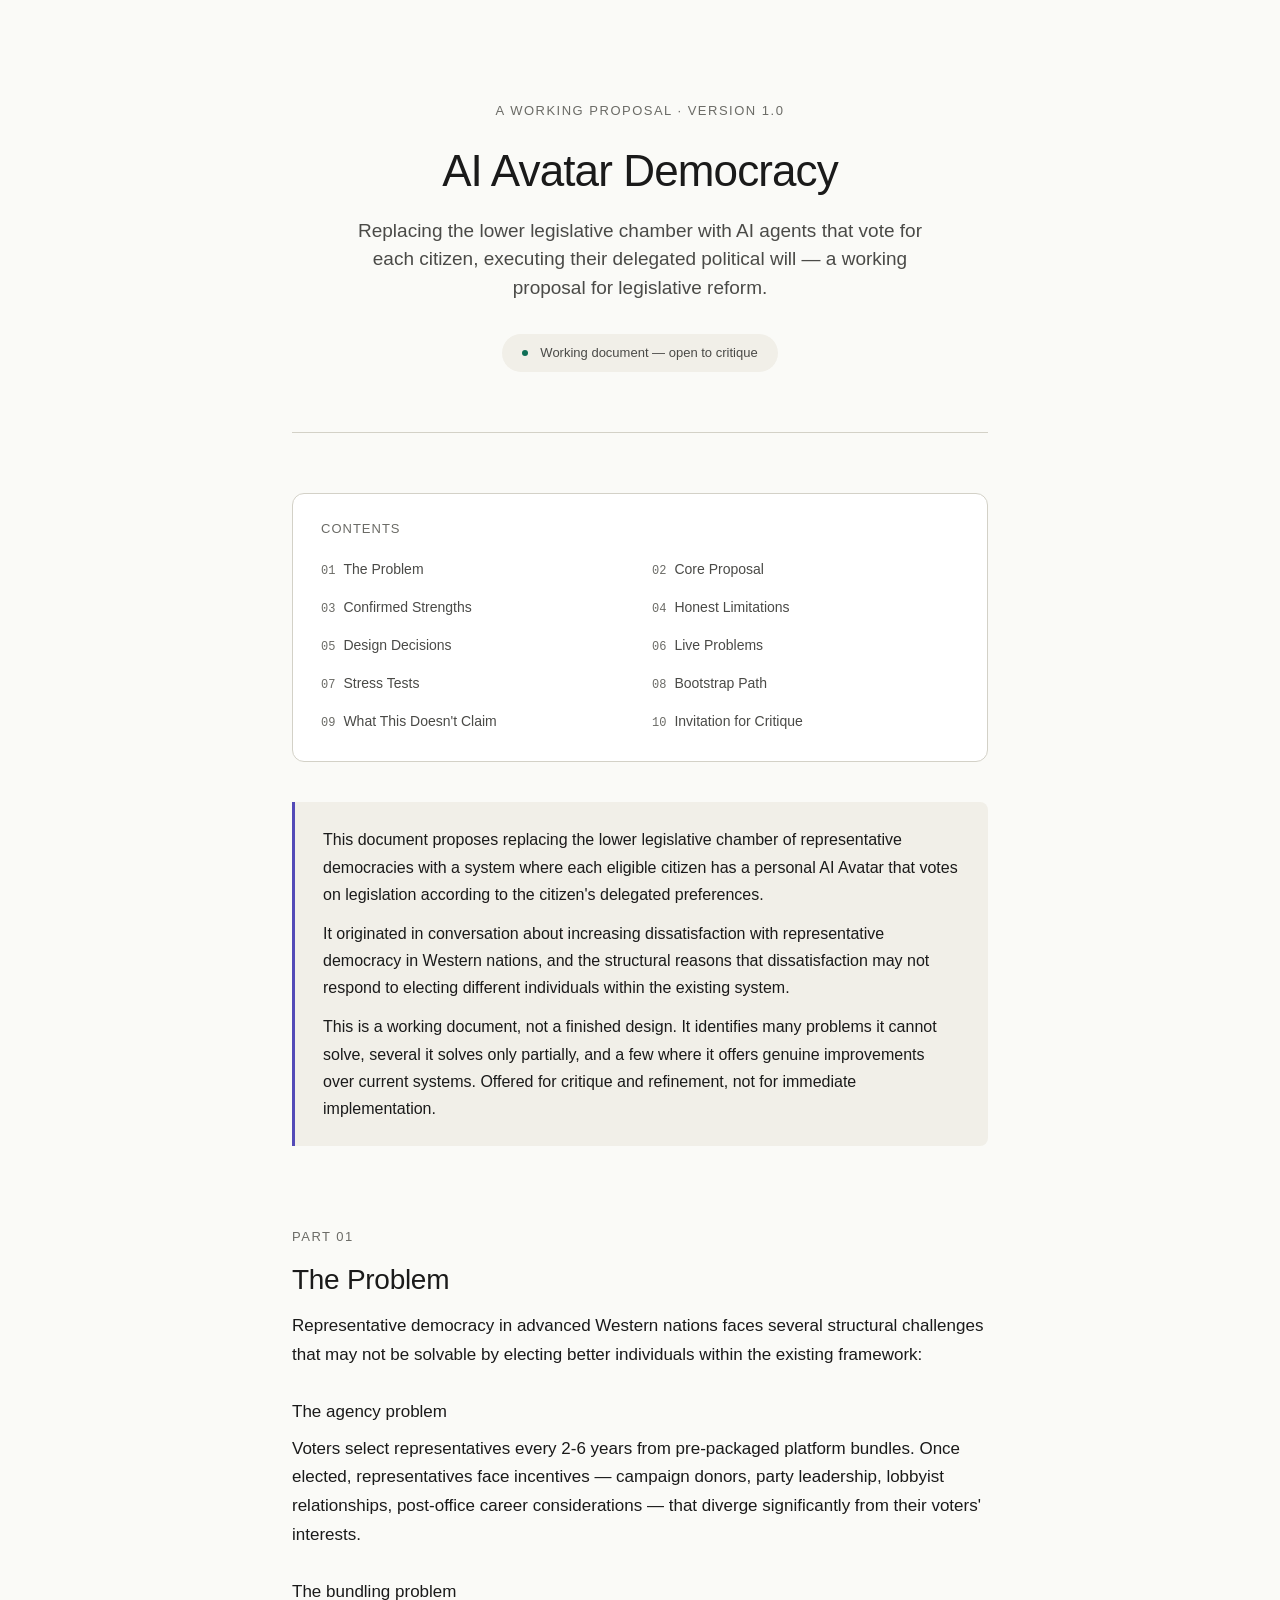
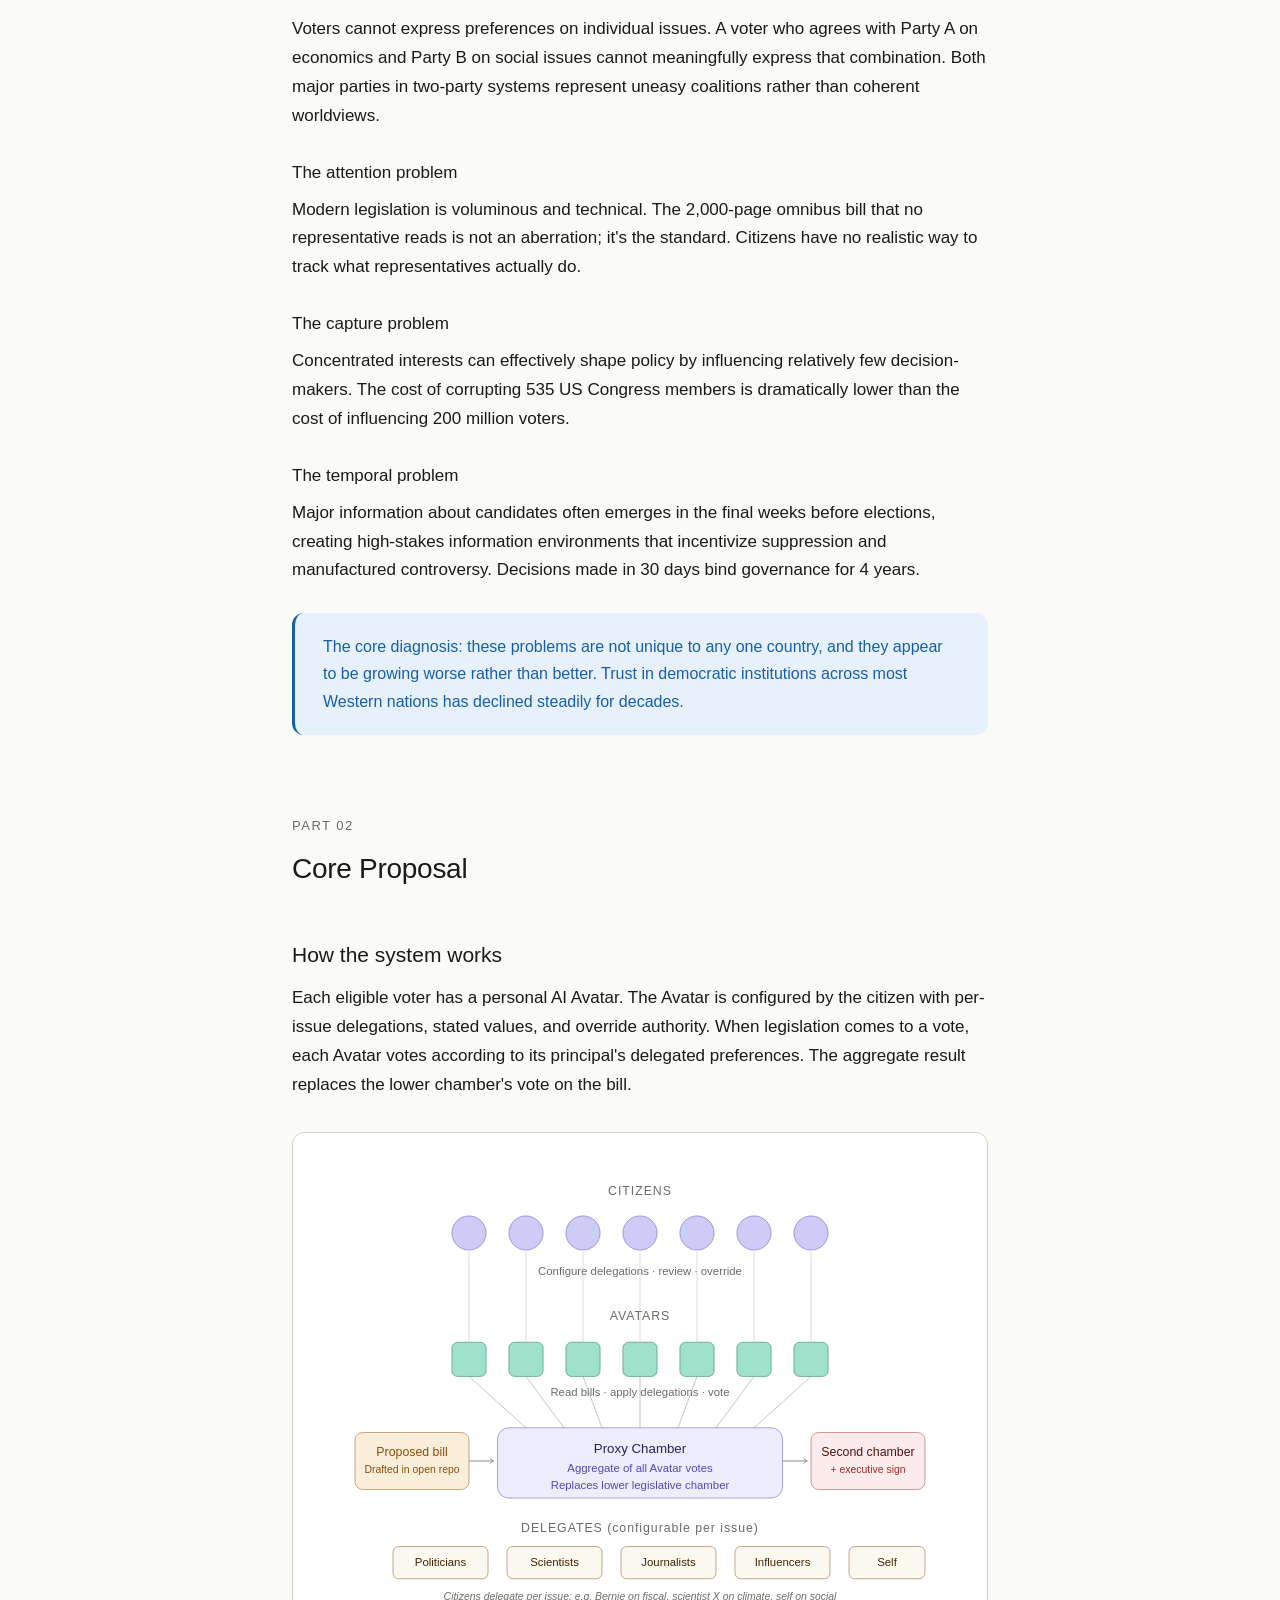
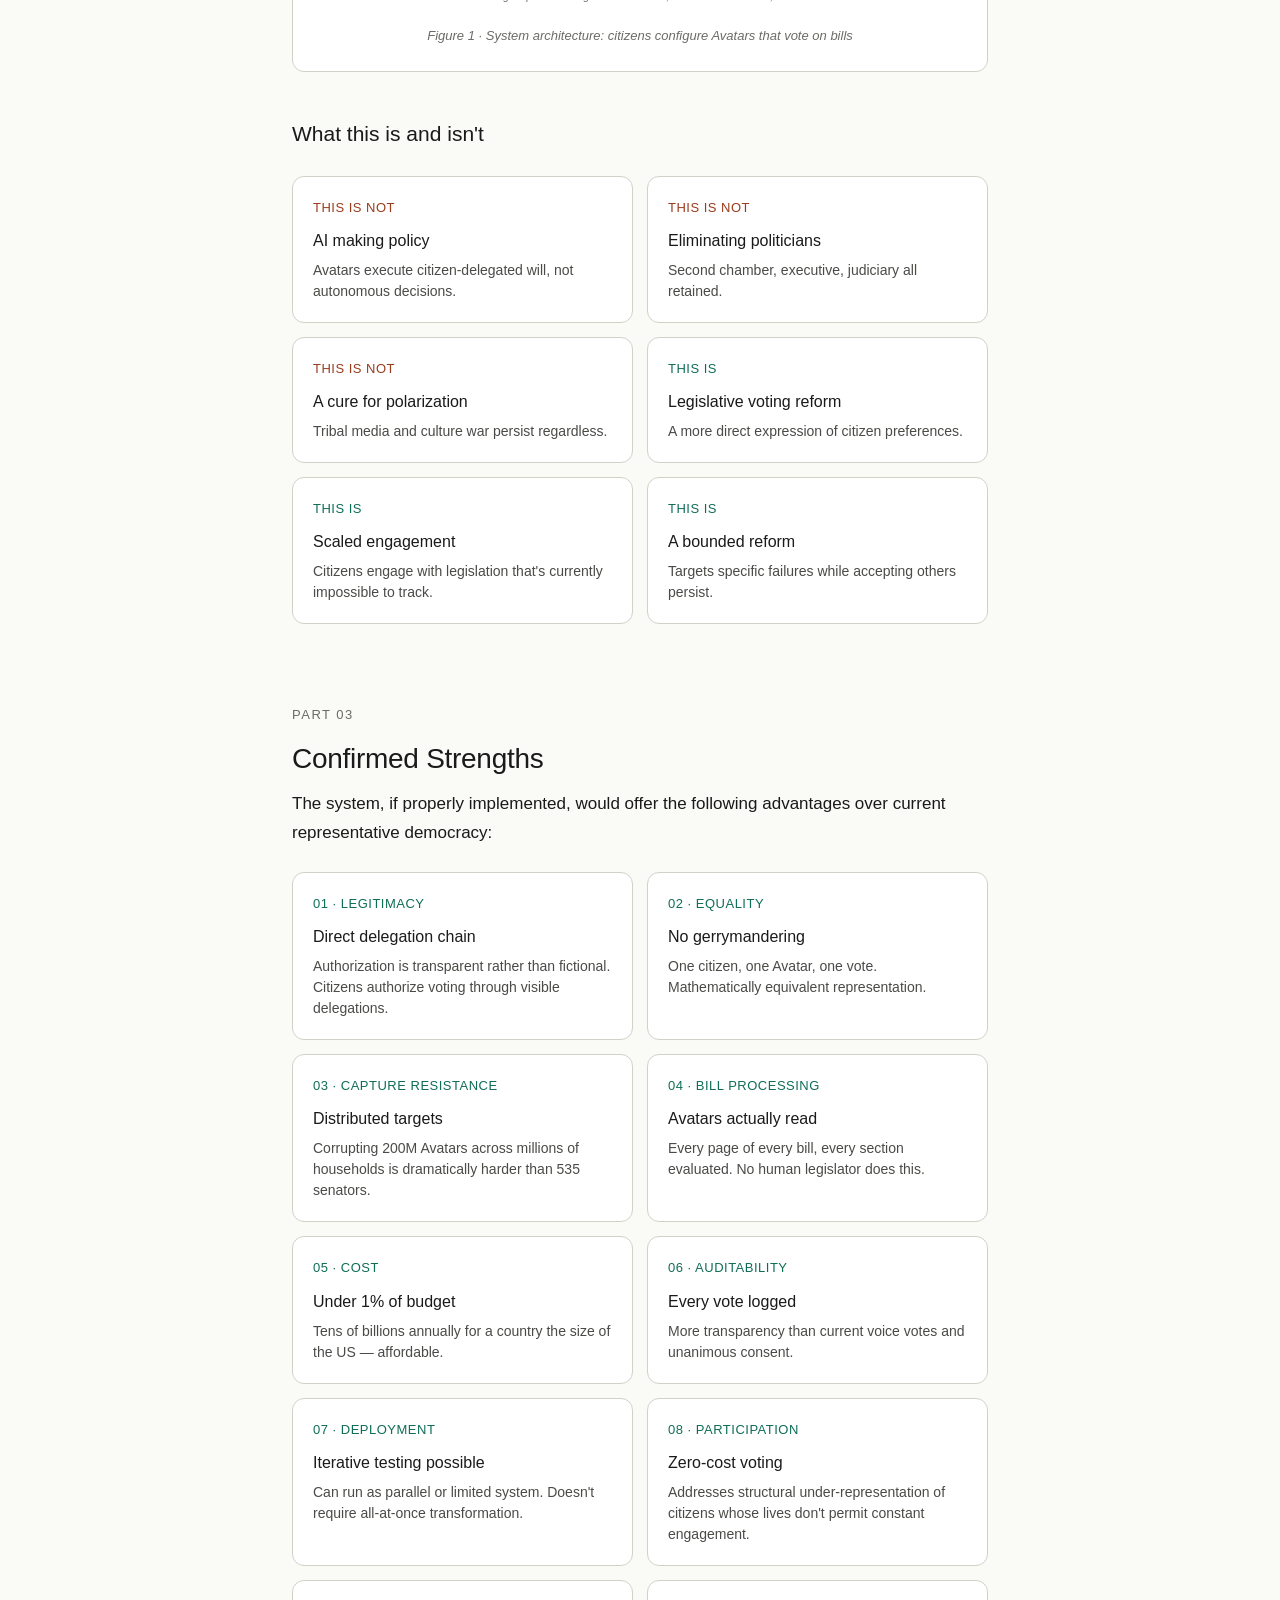
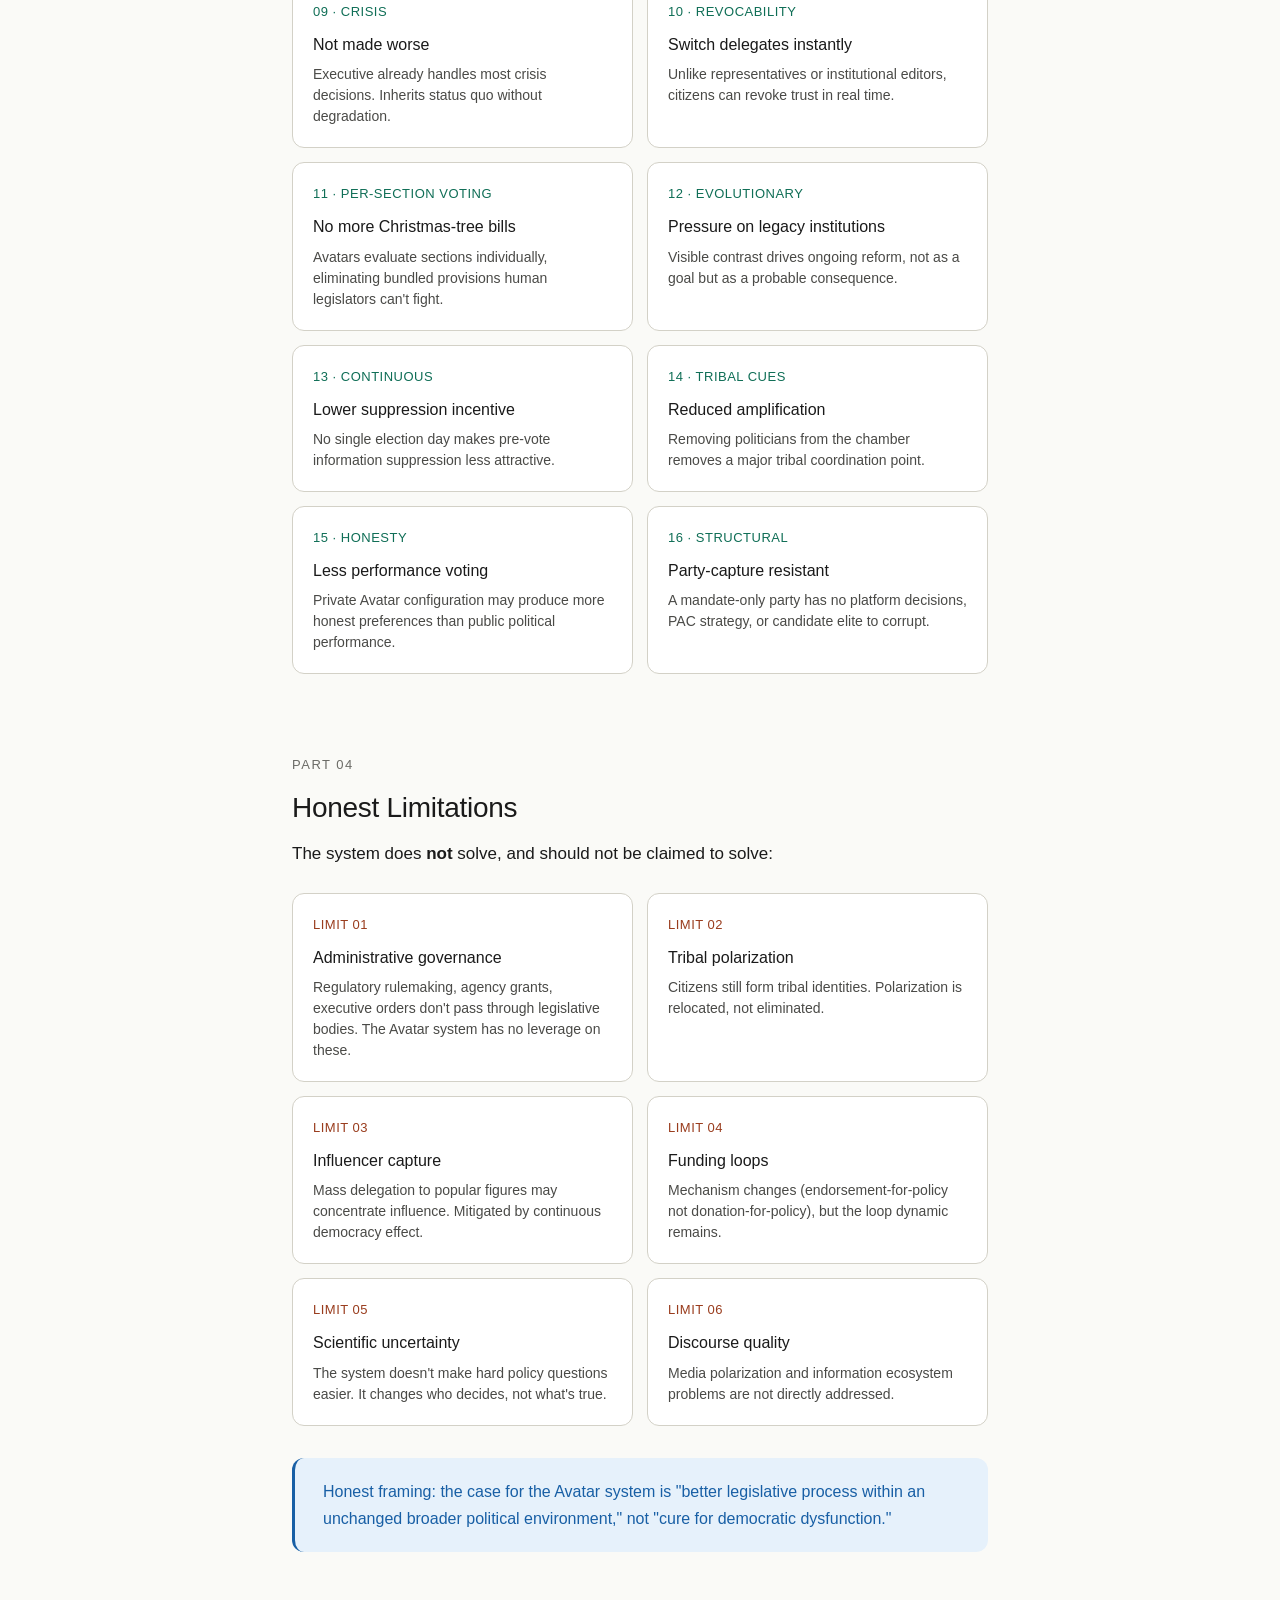
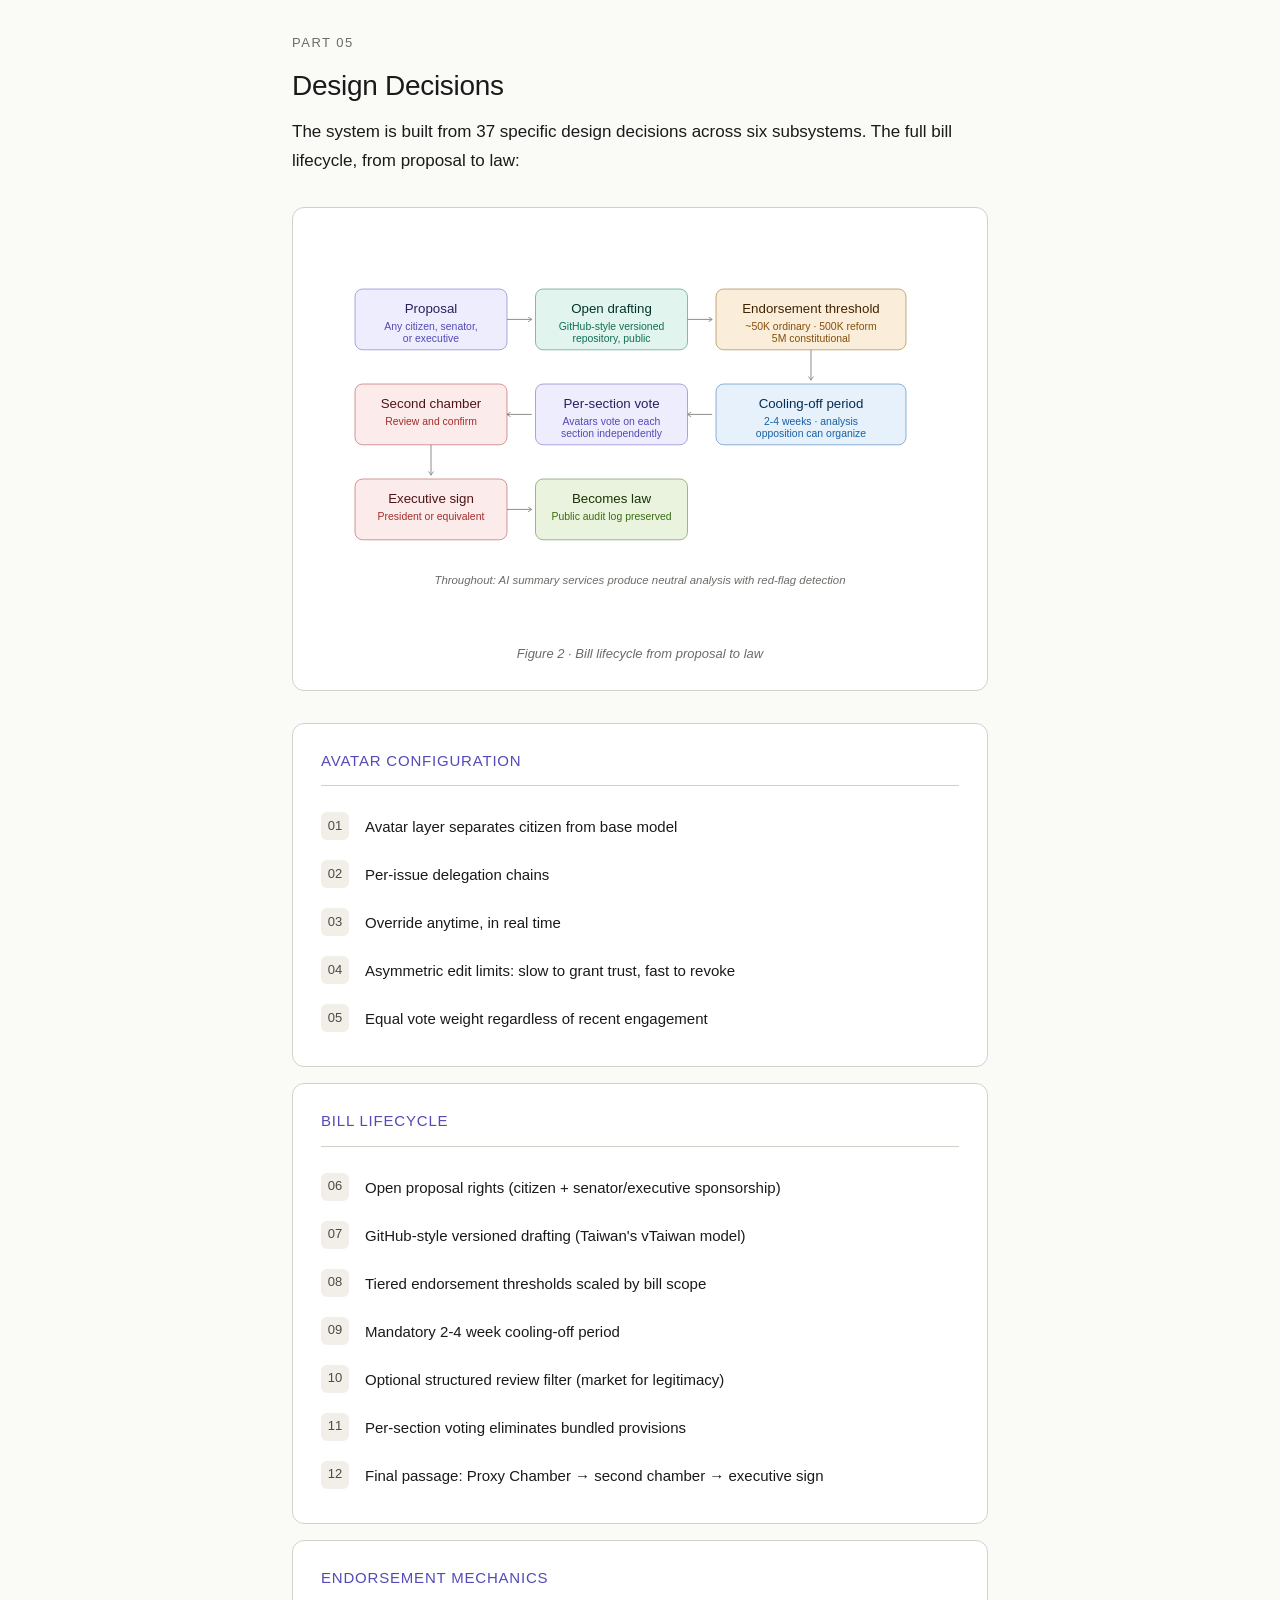
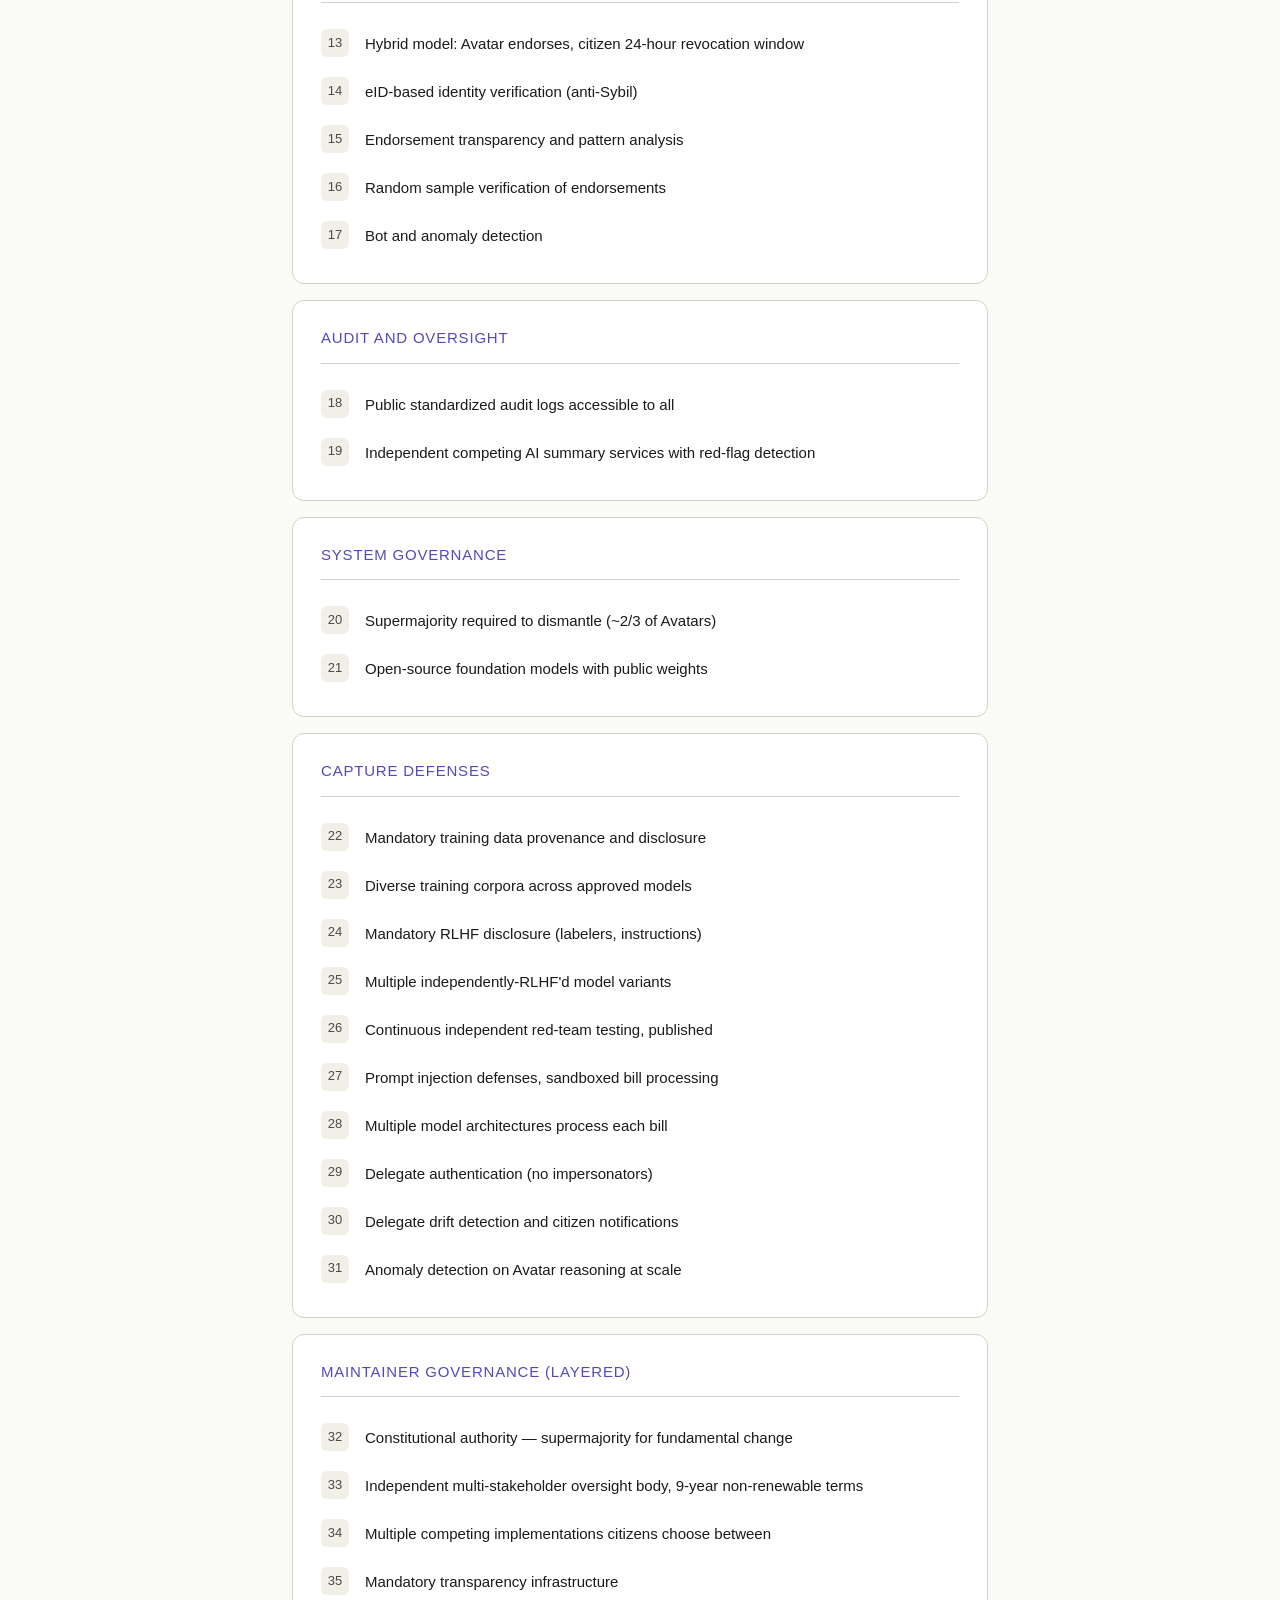
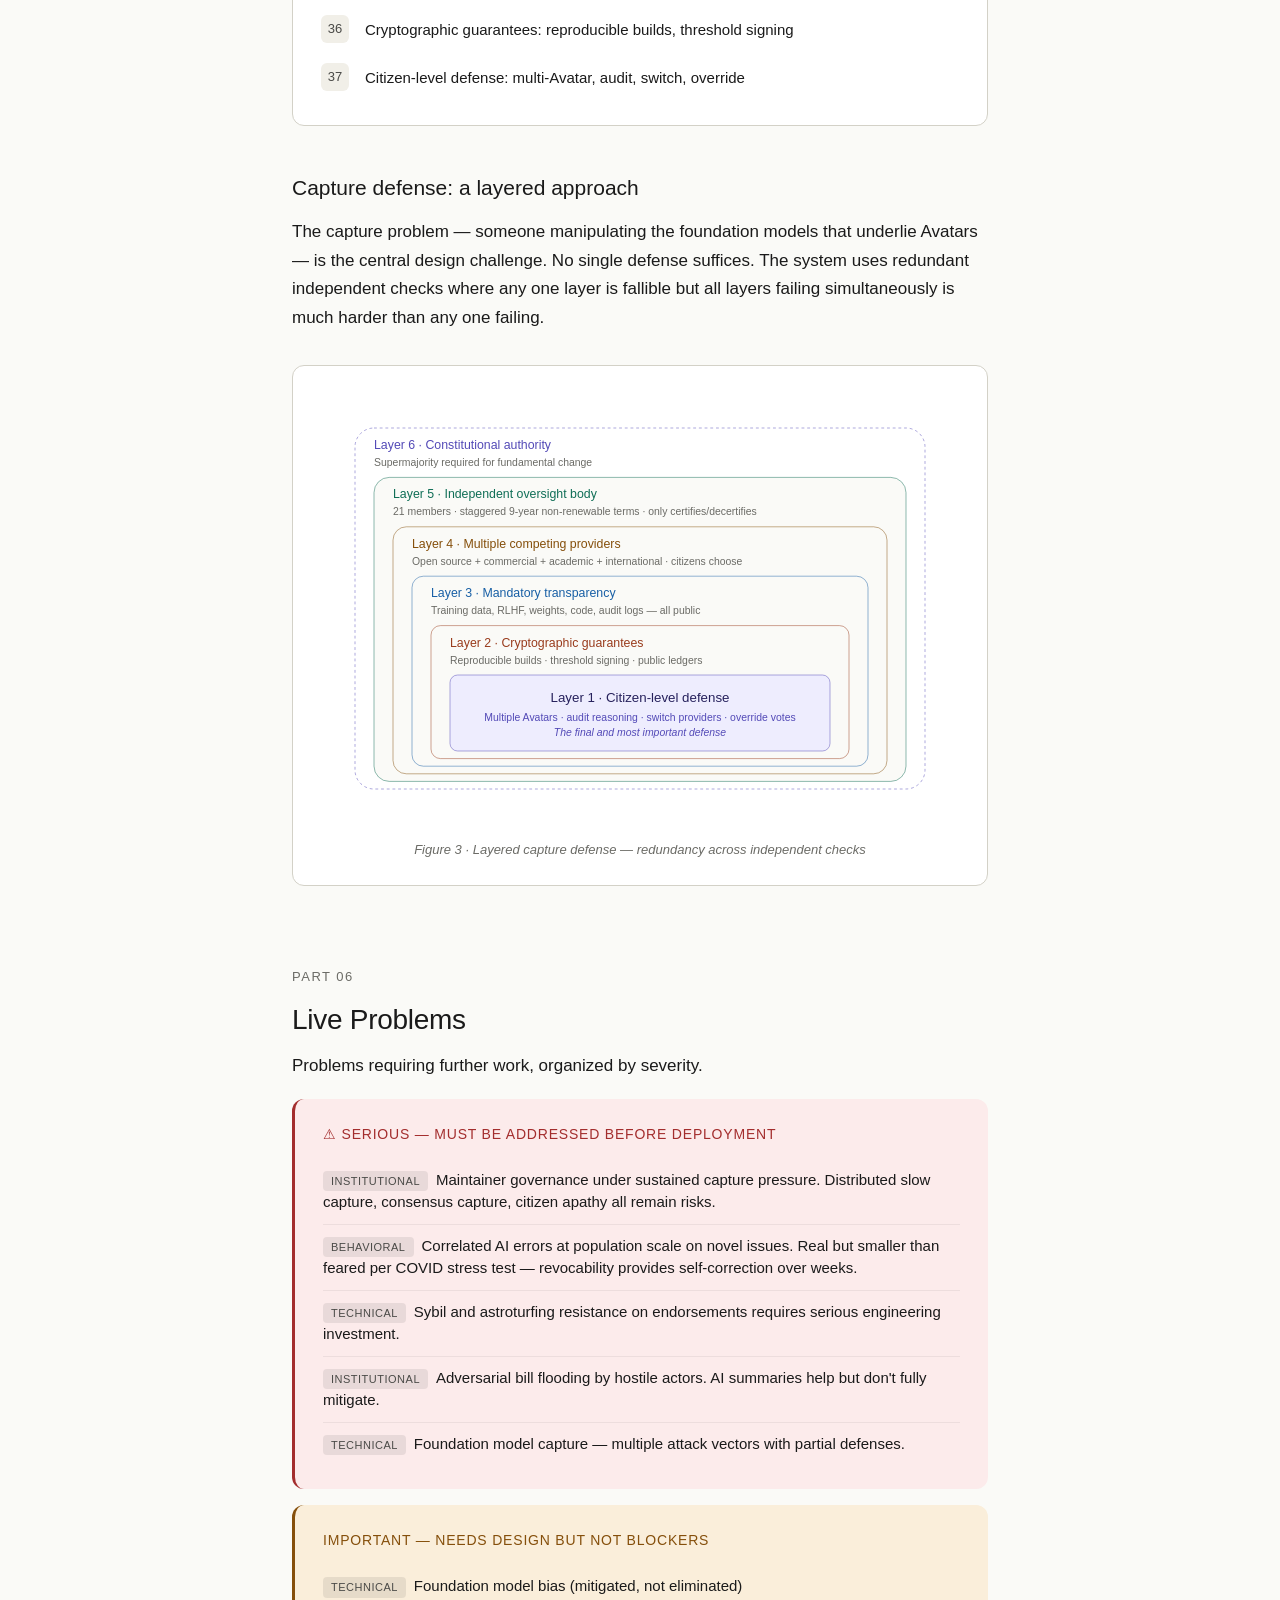
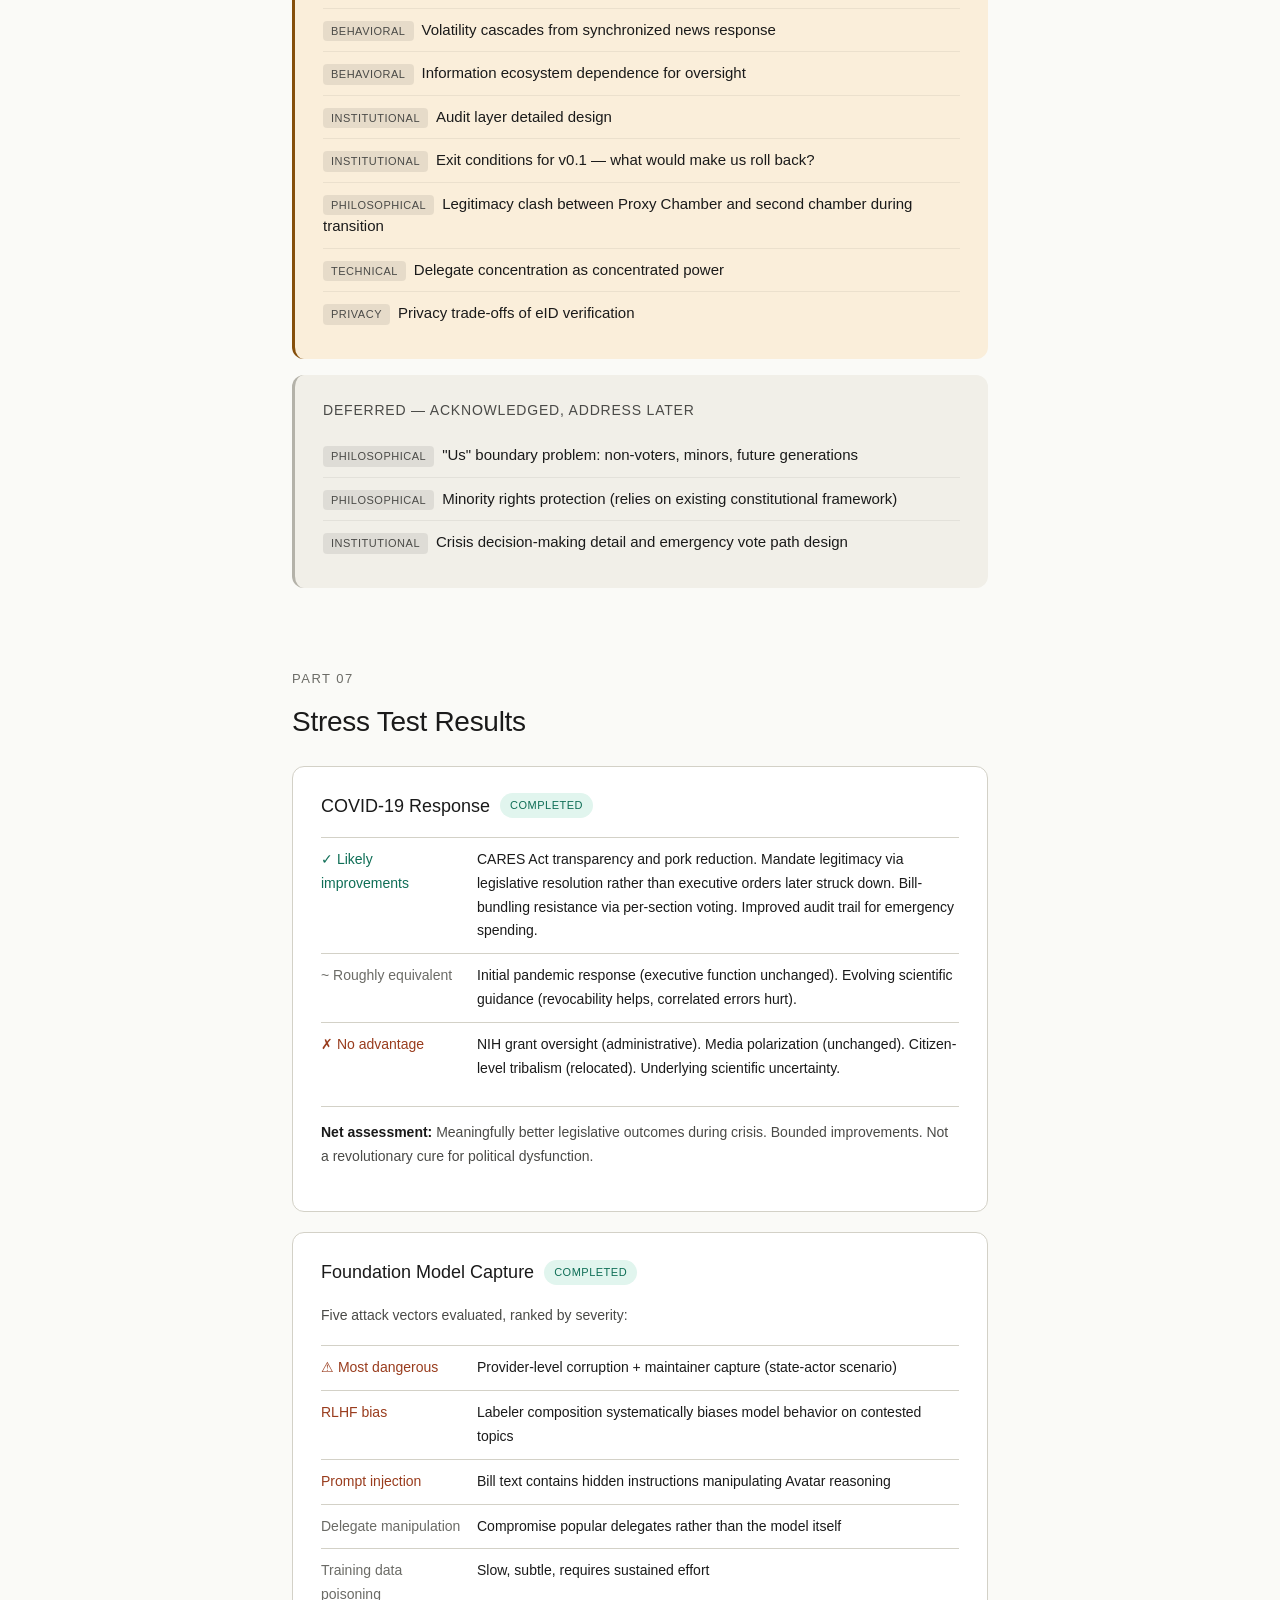
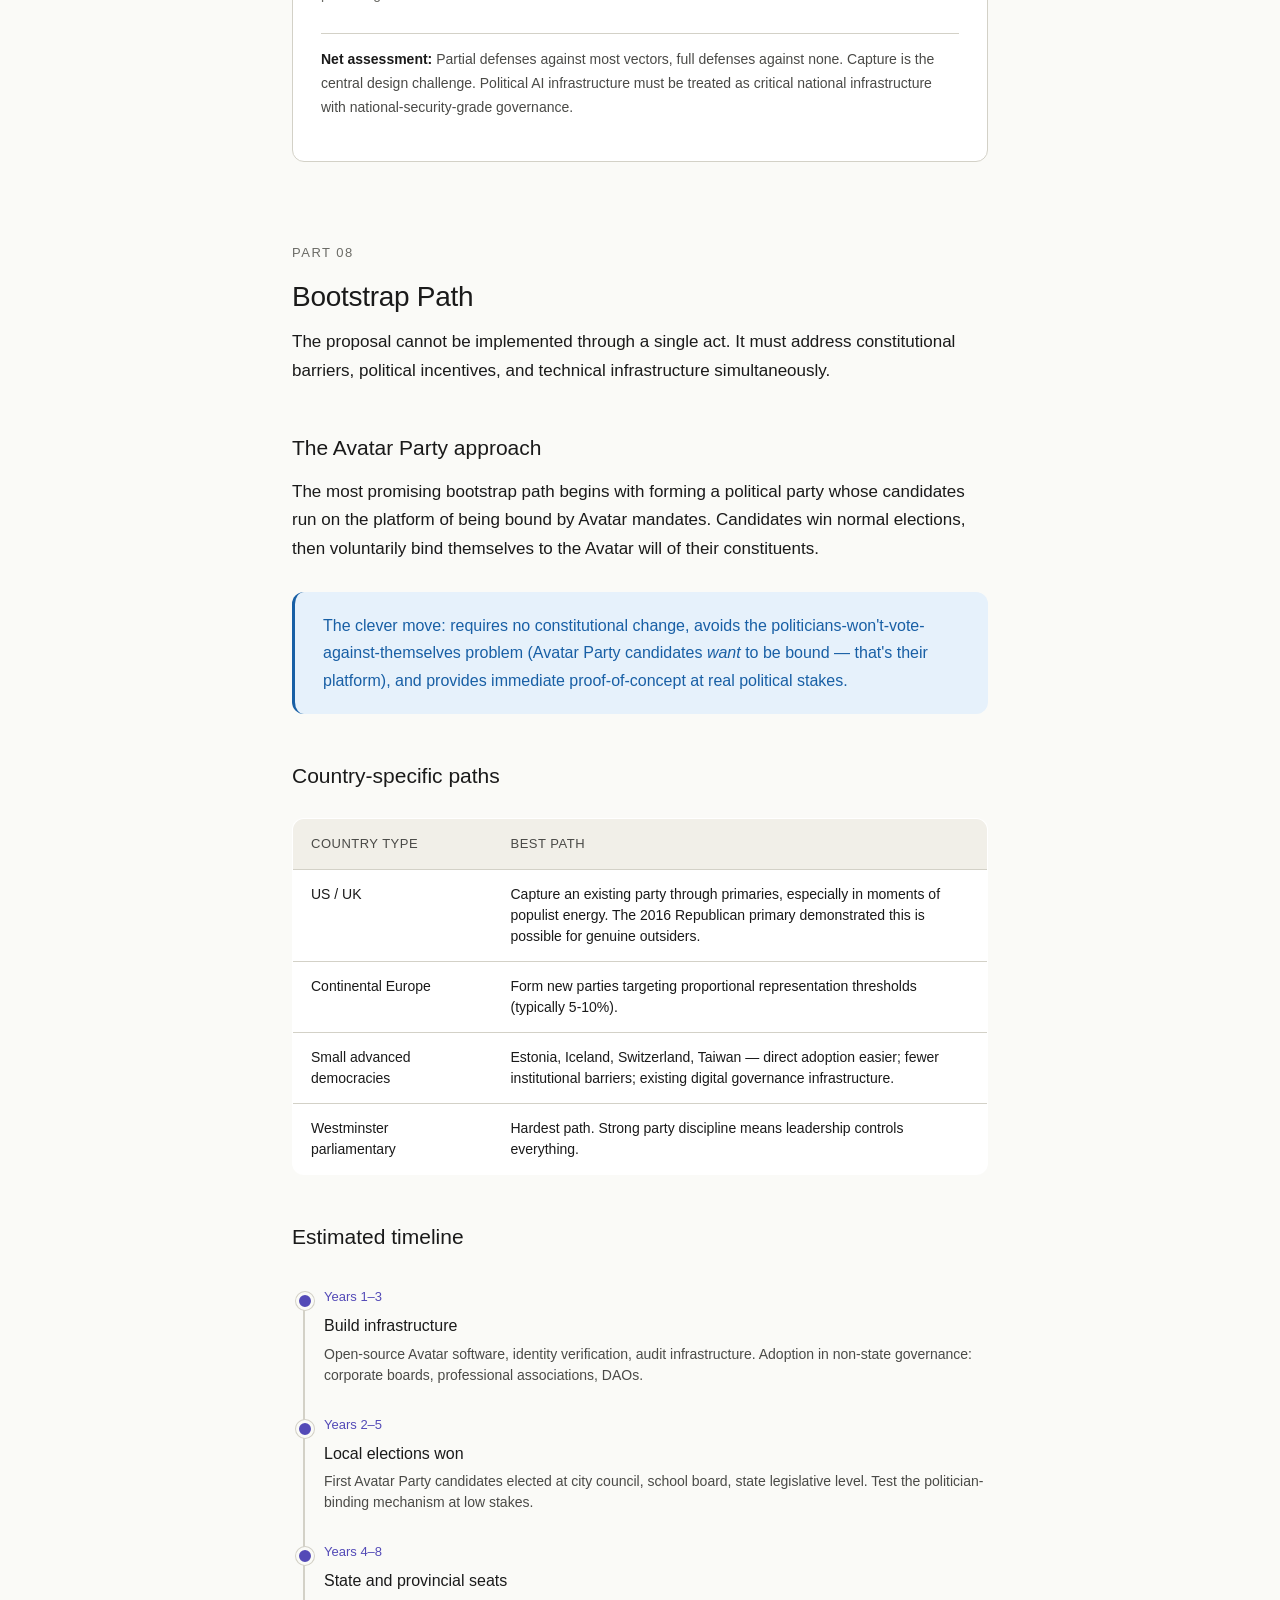
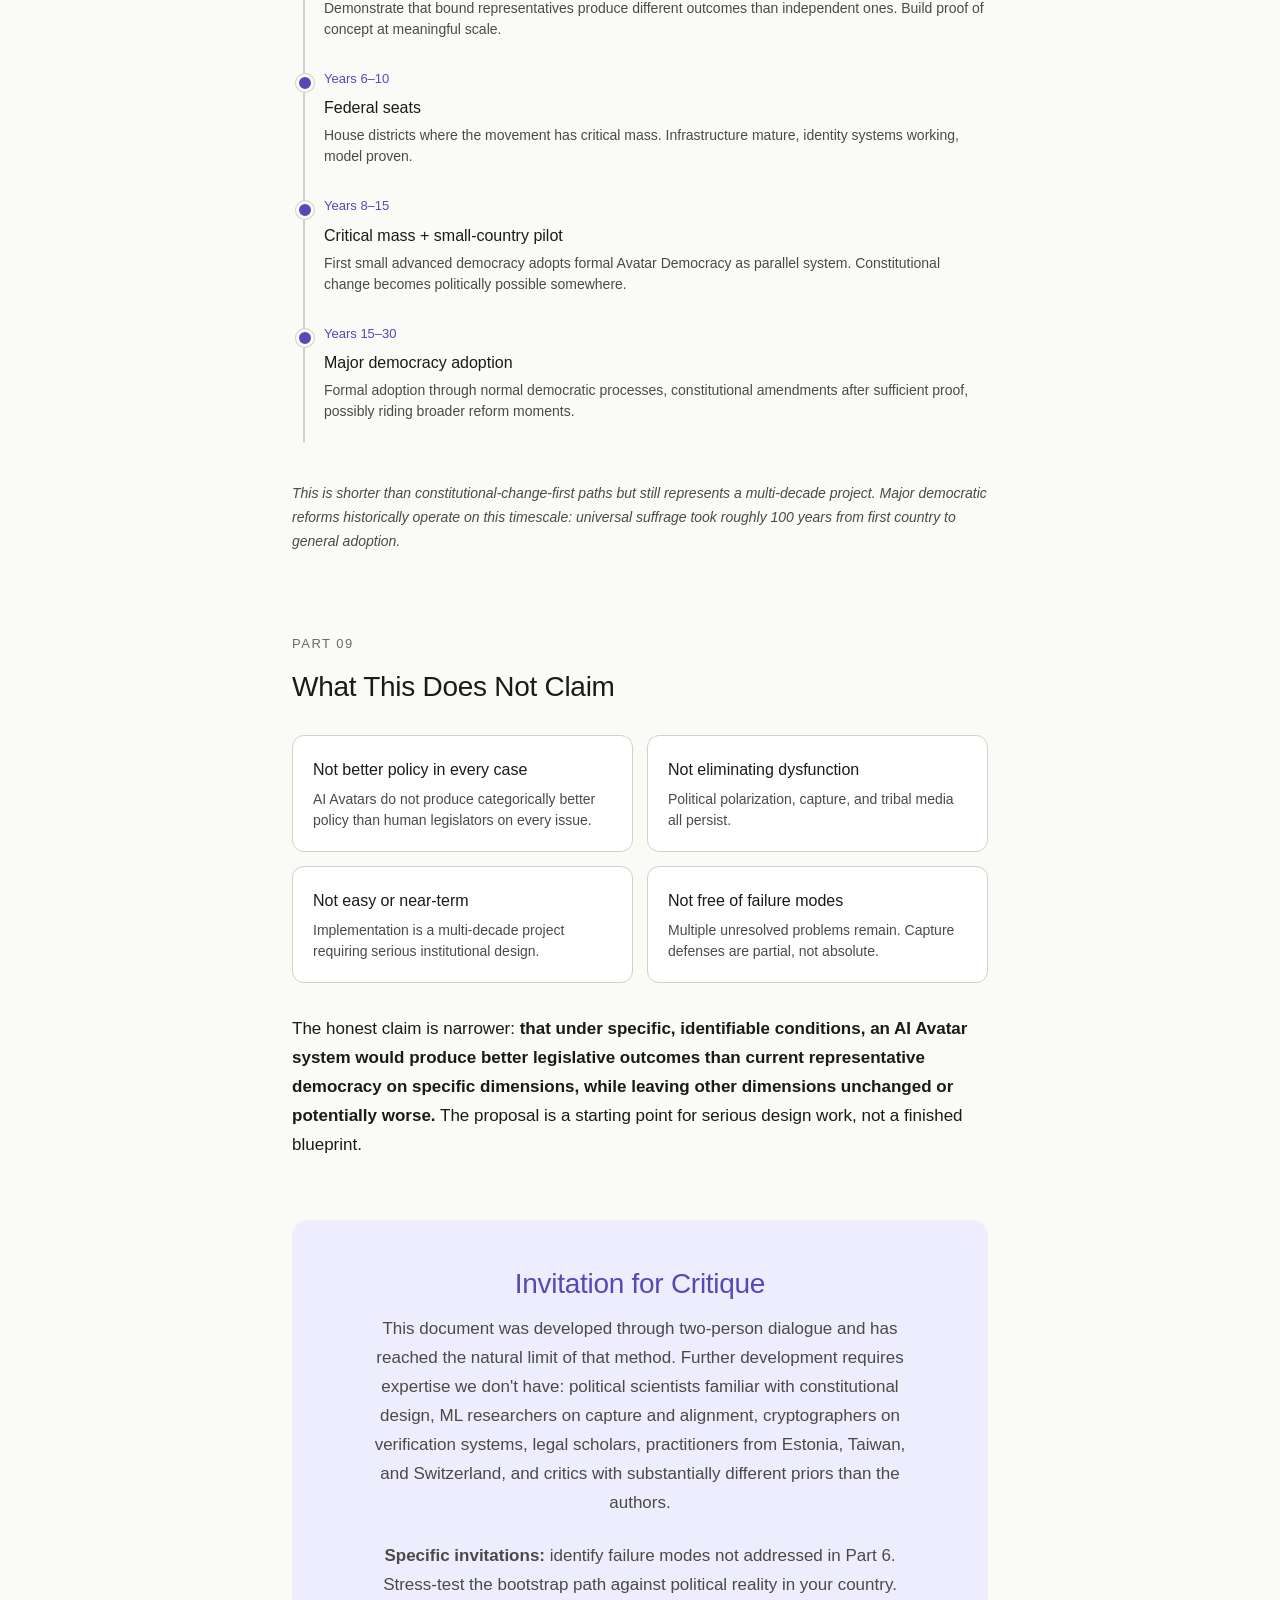
<file: ai_avatar_democracy_v1.0.html>
<!DOCTYPE html>
<html lang="en">
<head>
<meta charset="UTF-8">
<meta name="viewport" content="width=device-width, initial-scale=1.0">
<title>AI Avatar Democracy — A White Paper for Discussion</title>
<style>
  :root {
    --text-primary: #1a1a1a;
    --text-secondary: #4a4a47;
    --text-tertiary: #6b6b66;
    --bg-primary: #fafaf7;
    --bg-secondary: #f1efe8;
    --bg-card: #ffffff;
    --bg-accent: #e1f5ee;
    --border: #d3d1c7;
    --border-strong: #b4b2a9;
    --accent-purple: #534ab7;
    --accent-purple-bg: #eeedfe;
    --accent-teal: #0f6e56;
    --accent-teal-bg: #e1f5ee;
    --accent-coral: #993c1d;
    --accent-coral-bg: #faece7;
    --accent-amber: #854f0b;
    --accent-amber-bg: #faeeda;
    --accent-blue: #185fa5;
    --accent-blue-bg: #e6f1fb;
    --accent-red: #a32d2d;
    --accent-red-bg: #fcebeb;
    --accent-green: #3b6d11;
    --accent-green-bg: #eaf3de;
  }

  * { box-sizing: border-box; }

  body {
    font-family: -apple-system, BlinkMacSystemFont, "Segoe UI", "Helvetica Neue", Arial, sans-serif;
    font-size: 17px;
    line-height: 1.7;
    color: var(--text-primary);
    background: var(--bg-primary);
    margin: 0;
    padding: 0;
  }

  .container {
    max-width: 760px;
    margin: 0 auto;
    padding: 60px 32px 100px;
  }

  /* Hero section */
  .hero {
    text-align: center;
    padding: 40px 0 60px;
    border-bottom: 0.5px solid var(--border);
    margin-bottom: 60px;
  }

  .hero-eyebrow {
    font-size: 13px;
    color: var(--text-tertiary);
    text-transform: uppercase;
    letter-spacing: 1.5px;
    margin-bottom: 24px;
  }

  .hero h1 {
    font-size: 44px;
    font-weight: 500;
    line-height: 1.15;
    margin: 0 0 20px;
    letter-spacing: -0.02em;
  }

  .hero-tagline {
    font-size: 19px;
    color: var(--text-secondary);
    max-width: 580px;
    margin: 0 auto 32px;
    line-height: 1.5;
  }

  .hero-meta {
    display: inline-flex;
    align-items: center;
    gap: 12px;
    padding: 8px 20px;
    background: var(--bg-secondary);
    border-radius: 100px;
    font-size: 13px;
    color: var(--text-secondary);
  }

  .hero-meta-dot {
    width: 6px;
    height: 6px;
    background: var(--accent-teal);
    border-radius: 50%;
  }

  /* Section headers */
  h2 {
    font-size: 28px;
    font-weight: 500;
    margin: 80px 0 8px;
    letter-spacing: -0.01em;
    color: var(--text-primary);
  }

  .section-eyebrow {
    font-size: 13px;
    color: var(--text-tertiary);
    text-transform: uppercase;
    letter-spacing: 1.5px;
    margin-bottom: 8px;
    margin-top: 80px;
  }

  .section-eyebrow + h2 {
    margin-top: 4px;
  }

  h3 {
    font-size: 21px;
    font-weight: 500;
    margin: 44px 0 12px;
    color: var(--text-primary);
  }

  h4 {
    font-size: 17px;
    font-weight: 500;
    margin: 28px 0 8px;
    color: var(--text-primary);
  }

  p {
    margin: 0 0 18px;
    color: var(--text-primary);
  }

  /* Preface block */
  .preface {
    background: var(--bg-secondary);
    border-left: 3px solid var(--accent-purple);
    padding: 24px 28px;
    margin: 40px 0;
    font-size: 16px;
    border-radius: 0 8px 8px 0;
  }

  .preface p { margin-bottom: 12px; }
  .preface p:last-child { margin-bottom: 0; }

  /* Card grid for strengths/limitations */
  .card-grid {
    display: grid;
    grid-template-columns: repeat(auto-fit, minmax(240px, 1fr));
    gap: 14px;
    margin: 24px 0 32px;
  }

  .stat-card {
    background: var(--bg-card);
    border: 0.5px solid var(--border);
    border-radius: 12px;
    padding: 20px;
  }

  .stat-card-num {
    font-size: 13px;
    font-weight: 500;
    color: var(--accent-teal);
    margin-bottom: 8px;
    letter-spacing: 0.5px;
  }

  .stat-card-title {
    font-size: 16px;
    font-weight: 500;
    margin-bottom: 6px;
    color: var(--text-primary);
  }

  .stat-card-desc {
    font-size: 14px;
    color: var(--text-secondary);
    line-height: 1.5;
  }

  /* Limitation card variant */
  .stat-card.limitation .stat-card-num { color: var(--accent-coral); }

  /* Numbered design list */
  .design-section {
    margin: 32px 0;
  }

  .design-category {
    background: var(--bg-card);
    border: 0.5px solid var(--border);
    border-radius: 12px;
    padding: 24px 28px;
    margin-bottom: 16px;
  }

  .design-category-title {
    font-size: 15px;
    font-weight: 500;
    color: var(--accent-purple);
    text-transform: uppercase;
    letter-spacing: 0.8px;
    margin-bottom: 16px;
    padding-bottom: 12px;
    border-bottom: 0.5px solid var(--border);
  }

  .design-item {
    display: flex;
    gap: 16px;
    padding: 10px 0;
    font-size: 15px;
    line-height: 1.6;
  }

  .design-item-num {
    flex-shrink: 0;
    width: 28px;
    height: 28px;
    background: var(--bg-secondary);
    color: var(--text-secondary);
    border-radius: 6px;
    display: flex;
    align-items: center;
    justify-content: center;
    font-size: 13px;
    font-weight: 500;
  }

  .design-item-text {
    flex: 1;
    padding-top: 3px;
  }

  /* Problem severity blocks */
  .problem-tier {
    border-radius: 12px;
    padding: 24px 28px;
    margin-bottom: 16px;
  }

  .problem-tier.serious {
    background: var(--accent-red-bg);
    border-left: 3px solid var(--accent-red);
  }

  .problem-tier.important {
    background: var(--accent-amber-bg);
    border-left: 3px solid var(--accent-amber);
  }

  .problem-tier.deferred {
    background: var(--bg-secondary);
    border-left: 3px solid var(--border-strong);
  }

  .problem-tier-title {
    font-size: 14px;
    font-weight: 500;
    text-transform: uppercase;
    letter-spacing: 0.8px;
    margin-bottom: 12px;
  }

  .problem-tier.serious .problem-tier-title { color: var(--accent-red); }
  .problem-tier.important .problem-tier-title { color: var(--accent-amber); }
  .problem-tier.deferred .problem-tier-title { color: var(--text-secondary); }

  .problem-list {
    list-style: none;
    padding: 0;
    margin: 0;
  }

  .problem-list li {
    padding: 10px 0;
    font-size: 15px;
    line-height: 1.5;
    border-bottom: 0.5px solid rgba(0,0,0,0.06);
  }

  .problem-list li:last-child { border-bottom: none; }

  .problem-tag {
    display: inline-block;
    font-size: 11px;
    font-weight: 500;
    padding: 2px 8px;
    border-radius: 4px;
    background: rgba(0,0,0,0.08);
    color: var(--text-secondary);
    margin-right: 8px;
    text-transform: uppercase;
    letter-spacing: 0.5px;
  }

  /* Bootstrap timeline */
  .timeline {
    margin: 32px 0;
    position: relative;
    padding-left: 32px;
  }

  .timeline::before {
    content: '';
    position: absolute;
    left: 11px;
    top: 8px;
    bottom: 8px;
    width: 2px;
    background: var(--border);
  }

  .timeline-item {
    position: relative;
    padding-bottom: 28px;
  }

  .timeline-item::before {
    content: '';
    position: absolute;
    left: -28px;
    top: 6px;
    width: 12px;
    height: 12px;
    background: var(--accent-purple);
    border-radius: 50%;
    border: 3px solid var(--bg-primary);
    box-shadow: 0 0 0 1px var(--border);
  }

  .timeline-period {
    font-size: 13px;
    font-weight: 500;
    color: var(--accent-purple);
    margin-bottom: 4px;
  }

  .timeline-title {
    font-size: 16px;
    font-weight: 500;
    margin-bottom: 4px;
  }

  .timeline-desc {
    font-size: 14px;
    color: var(--text-secondary);
    line-height: 1.5;
  }

  /* Stress test results */
  .test-result {
    background: var(--bg-card);
    border: 0.5px solid var(--border);
    border-radius: 12px;
    padding: 24px 28px;
    margin: 20px 0;
  }

  .test-result-title {
    font-size: 18px;
    font-weight: 500;
    margin-bottom: 16px;
    display: flex;
    align-items: center;
    gap: 10px;
  }

  .test-status {
    font-size: 11px;
    font-weight: 500;
    padding: 3px 10px;
    border-radius: 100px;
    background: var(--accent-teal-bg);
    color: var(--accent-teal);
    text-transform: uppercase;
    letter-spacing: 0.5px;
  }

  .test-row {
    display: grid;
    grid-template-columns: 140px 1fr;
    gap: 16px;
    padding: 10px 0;
    font-size: 14px;
    border-top: 0.5px solid var(--border);
  }

  .test-row-label {
    font-weight: 500;
    color: var(--text-secondary);
  }

  .test-row.win .test-row-label { color: var(--accent-teal); }
  .test-row.neutral .test-row-label { color: var(--text-tertiary); }
  .test-row.fail .test-row-label { color: var(--accent-coral); }

  /* Diagram container */
  .diagram-wrapper {
    margin: 32px 0;
    background: var(--bg-card);
    border: 0.5px solid var(--border);
    border-radius: 12px;
    padding: 24px;
    overflow: hidden;
  }

  .diagram-caption {
    font-size: 13px;
    color: var(--text-tertiary);
    text-align: center;
    margin-top: 12px;
    font-style: italic;
  }

  /* Quote / callout */
  .callout {
    background: var(--accent-blue-bg);
    border-radius: 12px;
    padding: 20px 28px;
    margin: 28px 0;
    font-size: 16px;
    color: var(--accent-blue);
    border-left: 3px solid var(--accent-blue);
  }

  .callout strong { font-weight: 500; }

  /* Country path table */
  .country-table {
    width: 100%;
    border-collapse: collapse;
    margin: 24px 0;
    background: var(--bg-card);
    border: 0.5px solid var(--border);
    border-radius: 12px;
    overflow: hidden;
  }

  .country-table th {
    text-align: left;
    padding: 14px 18px;
    font-size: 13px;
    font-weight: 500;
    color: var(--text-secondary);
    background: var(--bg-secondary);
    border-bottom: 0.5px solid var(--border);
    text-transform: uppercase;
    letter-spacing: 0.5px;
  }

  .country-table td {
    padding: 14px 18px;
    font-size: 14px;
    line-height: 1.5;
    border-bottom: 0.5px solid var(--border);
    vertical-align: top;
  }

  .country-table tr:last-child td { border-bottom: none; }

  .country-table td:first-child {
    font-weight: 500;
    width: 200px;
  }

  /* Footer / Invitation */
  .invitation {
    background: var(--accent-purple-bg);
    border-radius: 16px;
    padding: 40px;
    margin: 60px 0 0;
    text-align: center;
  }

  .invitation h2 {
    margin-top: 0;
    color: var(--accent-purple);
  }

  .invitation p {
    color: var(--text-secondary);
    max-width: 540px;
    margin: 0 auto 16px;
  }

  .version-badge {
    display: inline-block;
    background: var(--bg-card);
    border: 0.5px solid var(--border);
    padding: 6px 14px;
    border-radius: 100px;
    font-size: 12px;
    color: var(--text-secondary);
    margin-top: 16px;
    font-family: ui-monospace, monospace;
  }

  /* TOC */
  .toc {
    background: var(--bg-card);
    border: 0.5px solid var(--border);
    border-radius: 12px;
    padding: 24px 28px;
    margin: 40px 0;
  }

  .toc-title {
    font-size: 13px;
    font-weight: 500;
    color: var(--text-tertiary);
    text-transform: uppercase;
    letter-spacing: 1px;
    margin-bottom: 14px;
  }

  .toc-list {
    list-style: none;
    padding: 0;
    margin: 0;
    display: grid;
    grid-template-columns: repeat(2, 1fr);
    gap: 6px 24px;
  }

  .toc-list li {
    font-size: 14px;
    padding: 4px 0;
    color: var(--text-secondary);
  }

  .toc-num {
    color: var(--text-tertiary);
    font-family: ui-monospace, monospace;
    font-size: 12px;
    margin-right: 8px;
  }

  /* Responsive */
  @media (max-width: 640px) {
    .container { padding: 32px 20px 60px; }
    .hero h1 { font-size: 32px; }
    .hero-tagline { font-size: 17px; }
    h2 { font-size: 24px; }
    h3 { font-size: 19px; }
    .toc-list { grid-template-columns: 1fr; }
    .test-row { grid-template-columns: 1fr; gap: 4px; }
    .country-table td:first-child { width: auto; }
  }

  /* SVG defaults */
  svg { display: block; max-width: 100%; height: auto; margin: 0 auto; }
  svg text { font-family: -apple-system, BlinkMacSystemFont, sans-serif; }

  /* Print */
  @media print {
    body { background: white; font-size: 12pt; }
    .container { max-width: none; padding: 20px; }
    .invitation { background: white; border: 1px solid #ccc; }
  }
</style>
</head>
<body>
<div class="container">

<!-- HERO -->
<div class="hero">
  <div class="hero-eyebrow">A working proposal · Version 1.0</div>
  <h1>AI Avatar Democracy</h1>
  <p class="hero-tagline">Replacing the lower legislative chamber with AI agents that vote for each citizen, executing their delegated political will — a working proposal for legislative reform.</p>
  <div class="hero-meta">
    <span class="hero-meta-dot"></span>
    <span>Working document — open to critique</span>
  </div>
</div>

<!-- TABLE OF CONTENTS -->
<div class="toc">
  <div class="toc-title">Contents</div>
  <ul class="toc-list">
    <li><span class="toc-num">01</span>The Problem</li>
    <li><span class="toc-num">02</span>Core Proposal</li>
    <li><span class="toc-num">03</span>Confirmed Strengths</li>
    <li><span class="toc-num">04</span>Honest Limitations</li>
    <li><span class="toc-num">05</span>Design Decisions</li>
    <li><span class="toc-num">06</span>Live Problems</li>
    <li><span class="toc-num">07</span>Stress Tests</li>
    <li><span class="toc-num">08</span>Bootstrap Path</li>
    <li><span class="toc-num">09</span>What This Doesn't Claim</li>
    <li><span class="toc-num">10</span>Invitation for Critique</li>
  </ul>
</div>

<!-- PREFACE -->
<div class="preface">
  <p>This document proposes replacing the lower legislative chamber of representative democracies with a system where each eligible citizen has a personal AI Avatar that votes on legislation according to the citizen's delegated preferences.</p>
  <p>It originated in conversation about increasing dissatisfaction with representative democracy in Western nations, and the structural reasons that dissatisfaction may not respond to electing different individuals within the existing system.</p>
  <p>This is a working document, not a finished design. It identifies many problems it cannot solve, several it solves only partially, and a few where it offers genuine improvements over current systems. Offered for critique and refinement, not for immediate implementation.</p>
</div>

<!-- PART 1: THE PROBLEM -->
<div class="section-eyebrow">Part 01</div>
<h2>The Problem</h2>

<p>Representative democracy in advanced Western nations faces several structural challenges that may not be solvable by electing better individuals within the existing framework:</p>

<h4>The agency problem</h4>
<p>Voters select representatives every 2-6 years from pre-packaged platform bundles. Once elected, representatives face incentives — campaign donors, party leadership, lobbyist relationships, post-office career considerations — that diverge significantly from their voters' interests.</p>

<h4>The bundling problem</h4>
<p>Voters cannot express preferences on individual issues. A voter who agrees with Party A on economics and Party B on social issues cannot meaningfully express that combination. Both major parties in two-party systems represent uneasy coalitions rather than coherent worldviews.</p>

<h4>The attention problem</h4>
<p>Modern legislation is voluminous and technical. The 2,000-page omnibus bill that no representative reads is not an aberration; it's the standard. Citizens have no realistic way to track what representatives actually do.</p>

<h4>The capture problem</h4>
<p>Concentrated interests can effectively shape policy by influencing relatively few decision-makers. The cost of corrupting 535 US Congress members is dramatically lower than the cost of influencing 200 million voters.</p>

<h4>The temporal problem</h4>
<p>Major information about candidates often emerges in the final weeks before elections, creating high-stakes information environments that incentivize suppression and manufactured controversy. Decisions made in 30 days bind governance for 4 years.</p>

<div class="callout">
  <strong>The core diagnosis:</strong> these problems are not unique to any one country, and they appear to be growing worse rather than better. Trust in democratic institutions across most Western nations has declined steadily for decades.
</div>

<!-- PART 2: CORE PROPOSAL -->
<div class="section-eyebrow">Part 02</div>
<h2>Core Proposal</h2>

<h3>How the system works</h3>
<p>Each eligible voter has a personal AI Avatar. The Avatar is configured by the citizen with per-issue delegations, stated values, and override authority. When legislation comes to a vote, each Avatar votes according to its principal's delegated preferences. The aggregate result replaces the lower chamber's vote on the bill.</p>

<div class="diagram-wrapper">
<svg width="100%" viewBox="0 0 680 480" role="img" xmlns="http://www.w3.org/2000/svg">
<title>System architecture overview</title>
<desc>Citizens configure personal AI Avatars with delegations to trusted figures. Avatars read bills, apply preferences, and cast votes that aggregate into the Proxy Chamber.</desc>

<defs>
  <marker id="arr1" viewBox="0 0 10 10" refX="8" refY="5" markerWidth="6" markerHeight="6" orient="auto-start-reverse">
    <path d="M2 1L8 5L2 9" fill="none" stroke="context-stroke" stroke-width="1.5" stroke-linecap="round" stroke-linejoin="round"/>
  </marker>
</defs>

<!-- Layer 1: Citizens -->
<g>
  <text x="340" y="40" text-anchor="middle" font-size="13" fill="#6b6b66" font-weight="500" letter-spacing="1px">CITIZENS</text>
  <circle cx="160" cy="80" r="18" fill="#cecbf6" stroke="#534ab7" stroke-width="0.5"/>
  <circle cx="220" cy="80" r="18" fill="#cecbf6" stroke="#534ab7" stroke-width="0.5"/>
  <circle cx="280" cy="80" r="18" fill="#cecbf6" stroke="#534ab7" stroke-width="0.5"/>
  <circle cx="340" cy="80" r="18" fill="#cecbf6" stroke="#534ab7" stroke-width="0.5"/>
  <circle cx="400" cy="80" r="18" fill="#cecbf6" stroke="#534ab7" stroke-width="0.5"/>
  <circle cx="460" cy="80" r="18" fill="#cecbf6" stroke="#534ab7" stroke-width="0.5"/>
  <circle cx="520" cy="80" r="18" fill="#cecbf6" stroke="#534ab7" stroke-width="0.5"/>
  <text x="340" y="124" text-anchor="middle" font-size="12" fill="#6b6b66">Configure delegations · review · override</text>
</g>

<!-- Layer 2: Avatars -->
<g>
  <text x="340" y="172" text-anchor="middle" font-size="13" fill="#6b6b66" font-weight="500" letter-spacing="1px">AVATARS</text>
  <line x1="160" y1="100" x2="160" y2="195" stroke="#b4b2a9" stroke-width="0.5"/>
  <line x1="220" y1="100" x2="220" y2="195" stroke="#b4b2a9" stroke-width="0.5"/>
  <line x1="280" y1="100" x2="280" y2="195" stroke="#b4b2a9" stroke-width="0.5"/>
  <line x1="340" y1="100" x2="340" y2="195" stroke="#b4b2a9" stroke-width="0.5"/>
  <line x1="400" y1="100" x2="400" y2="195" stroke="#b4b2a9" stroke-width="0.5"/>
  <line x1="460" y1="100" x2="460" y2="195" stroke="#b4b2a9" stroke-width="0.5"/>
  <line x1="520" y1="100" x2="520" y2="195" stroke="#b4b2a9" stroke-width="0.5"/>

  <rect x="142" y="195" width="36" height="36" rx="6" fill="#9fe1cb" stroke="#0f6e56" stroke-width="0.5"/>
  <rect x="202" y="195" width="36" height="36" rx="6" fill="#9fe1cb" stroke="#0f6e56" stroke-width="0.5"/>
  <rect x="262" y="195" width="36" height="36" rx="6" fill="#9fe1cb" stroke="#0f6e56" stroke-width="0.5"/>
  <rect x="322" y="195" width="36" height="36" rx="6" fill="#9fe1cb" stroke="#0f6e56" stroke-width="0.5"/>
  <rect x="382" y="195" width="36" height="36" rx="6" fill="#9fe1cb" stroke="#0f6e56" stroke-width="0.5"/>
  <rect x="442" y="195" width="36" height="36" rx="6" fill="#9fe1cb" stroke="#0f6e56" stroke-width="0.5"/>
  <rect x="502" y="195" width="36" height="36" rx="6" fill="#9fe1cb" stroke="#0f6e56" stroke-width="0.5"/>

  <text x="340" y="252" text-anchor="middle" font-size="12" fill="#6b6b66">Read bills · apply delegations · vote</text>
</g>

<!-- Layer 3: Bills -->
<g>
  <rect x="40" y="290" width="120" height="60" rx="8" fill="#faeeda" stroke="#854f0b" stroke-width="0.5"/>
  <text x="100" y="315" text-anchor="middle" font-size="13" fill="#854f0b" font-weight="500">Proposed bill</text>
  <text x="100" y="333" text-anchor="middle" font-size="11" fill="#854f0b">Drafted in open repo</text>

  <line x1="160" y1="320" x2="186" y2="320" stroke="#888780" stroke-width="1" marker-end="url(#arr1)"/>
</g>

<!-- Layer 3: Proxy Chamber -->
<g>
  <rect x="190" y="285" width="300" height="74" rx="12" fill="#eeedfe" stroke="#534ab7" stroke-width="0.5"/>
  <text x="340" y="312" text-anchor="middle" font-size="14" fill="#26215c" font-weight="500">Proxy Chamber</text>
  <text x="340" y="332" text-anchor="middle" font-size="12" fill="#534ab7">Aggregate of all Avatar votes</text>
  <text x="340" y="349" text-anchor="middle" font-size="12" fill="#534ab7">Replaces lower legislative chamber</text>
</g>

<!-- Avatars feed into Proxy Chamber -->
<line x1="160" y1="231" x2="220" y2="285" stroke="#888780" stroke-width="0.5"/>
<line x1="220" y1="231" x2="260" y2="285" stroke="#888780" stroke-width="0.5"/>
<line x1="280" y1="231" x2="300" y2="285" stroke="#888780" stroke-width="0.5"/>
<line x1="340" y1="231" x2="340" y2="285" stroke="#888780" stroke-width="0.5"/>
<line x1="400" y1="231" x2="380" y2="285" stroke="#888780" stroke-width="0.5"/>
<line x1="460" y1="231" x2="420" y2="285" stroke="#888780" stroke-width="0.5"/>
<line x1="520" y1="231" x2="460" y2="285" stroke="#888780" stroke-width="0.5"/>

<line x1="490" y1="320" x2="516" y2="320" stroke="#888780" stroke-width="1" marker-end="url(#arr1)"/>

<g>
  <rect x="520" y="290" width="120" height="60" rx="8" fill="#fcebeb" stroke="#a32d2d" stroke-width="0.5"/>
  <text x="580" y="315" text-anchor="middle" font-size="13" fill="#501313" font-weight="500">Second chamber</text>
  <text x="580" y="333" text-anchor="middle" font-size="11" fill="#a32d2d">+ executive sign</text>
</g>

<!-- Delegates layer -->
<g>
  <text x="340" y="395" text-anchor="middle" font-size="13" fill="#6b6b66" font-weight="500" letter-spacing="1px">DELEGATES (configurable per issue)</text>

  <rect x="80" y="410" width="100" height="34" rx="6" fill="#fbf8f0" stroke="#854f0b" stroke-width="0.5"/>
  <text x="130" y="431" text-anchor="middle" font-size="12" fill="#412402">Politicians</text>

  <rect x="200" y="410" width="100" height="34" rx="6" fill="#fbf8f0" stroke="#854f0b" stroke-width="0.5"/>
  <text x="250" y="431" text-anchor="middle" font-size="12" fill="#412402">Scientists</text>

  <rect x="320" y="410" width="100" height="34" rx="6" fill="#fbf8f0" stroke="#854f0b" stroke-width="0.5"/>
  <text x="370" y="431" text-anchor="middle" font-size="12" fill="#412402">Journalists</text>

  <rect x="440" y="410" width="100" height="34" rx="6" fill="#fbf8f0" stroke="#854f0b" stroke-width="0.5"/>
  <text x="490" y="431" text-anchor="middle" font-size="12" fill="#412402">Influencers</text>

  <rect x="560" y="410" width="80" height="34" rx="6" fill="#fbf8f0" stroke="#854f0b" stroke-width="0.5"/>
  <text x="600" y="431" text-anchor="middle" font-size="12" fill="#412402">Self</text>

  <text x="340" y="466" text-anchor="middle" font-size="11" fill="#6b6b66" font-style="italic">Citizens delegate per issue: e.g. Bernie on fiscal, scientist X on climate, self on social</text>
</g>

</svg>
<div class="diagram-caption">Figure 1 · System architecture: citizens configure Avatars that vote on bills</div>
</div>

<h3>What this is and isn't</h3>

<div class="card-grid">
  <div class="stat-card limitation">
    <div class="stat-card-num">THIS IS NOT</div>
    <div class="stat-card-title">AI making policy</div>
    <div class="stat-card-desc">Avatars execute citizen-delegated will, not autonomous decisions.</div>
  </div>
  <div class="stat-card limitation">
    <div class="stat-card-num">THIS IS NOT</div>
    <div class="stat-card-title">Eliminating politicians</div>
    <div class="stat-card-desc">Second chamber, executive, judiciary all retained.</div>
  </div>
  <div class="stat-card limitation">
    <div class="stat-card-num">THIS IS NOT</div>
    <div class="stat-card-title">A cure for polarization</div>
    <div class="stat-card-desc">Tribal media and culture war persist regardless.</div>
  </div>
  <div class="stat-card">
    <div class="stat-card-num">THIS IS</div>
    <div class="stat-card-title">Legislative voting reform</div>
    <div class="stat-card-desc">A more direct expression of citizen preferences.</div>
  </div>
  <div class="stat-card">
    <div class="stat-card-num">THIS IS</div>
    <div class="stat-card-title">Scaled engagement</div>
    <div class="stat-card-desc">Citizens engage with legislation that's currently impossible to track.</div>
  </div>
  <div class="stat-card">
    <div class="stat-card-num">THIS IS</div>
    <div class="stat-card-title">A bounded reform</div>
    <div class="stat-card-desc">Targets specific failures while accepting others persist.</div>
  </div>
</div>

<!-- PART 3: CONFIRMED STRENGTHS -->
<div class="section-eyebrow">Part 03</div>
<h2>Confirmed Strengths</h2>
<p>The system, if properly implemented, would offer the following advantages over current representative democracy:</p>

<div class="card-grid">
  <div class="stat-card">
    <div class="stat-card-num">01 · LEGITIMACY</div>
    <div class="stat-card-title">Direct delegation chain</div>
    <div class="stat-card-desc">Authorization is transparent rather than fictional. Citizens authorize voting through visible delegations.</div>
  </div>
  <div class="stat-card">
    <div class="stat-card-num">02 · EQUALITY</div>
    <div class="stat-card-title">No gerrymandering</div>
    <div class="stat-card-desc">One citizen, one Avatar, one vote. Mathematically equivalent representation.</div>
  </div>
  <div class="stat-card">
    <div class="stat-card-num">03 · CAPTURE RESISTANCE</div>
    <div class="stat-card-title">Distributed targets</div>
    <div class="stat-card-desc">Corrupting 200M Avatars across millions of households is dramatically harder than 535 senators.</div>
  </div>
  <div class="stat-card">
    <div class="stat-card-num">04 · BILL PROCESSING</div>
    <div class="stat-card-title">Avatars actually read</div>
    <div class="stat-card-desc">Every page of every bill, every section evaluated. No human legislator does this.</div>
  </div>
  <div class="stat-card">
    <div class="stat-card-num">05 · COST</div>
    <div class="stat-card-title">Under 1% of budget</div>
    <div class="stat-card-desc">Tens of billions annually for a country the size of the US — affordable.</div>
  </div>
  <div class="stat-card">
    <div class="stat-card-num">06 · AUDITABILITY</div>
    <div class="stat-card-title">Every vote logged</div>
    <div class="stat-card-desc">More transparency than current voice votes and unanimous consent.</div>
  </div>
  <div class="stat-card">
    <div class="stat-card-num">07 · DEPLOYMENT</div>
    <div class="stat-card-title">Iterative testing possible</div>
    <div class="stat-card-desc">Can run as parallel or limited system. Doesn't require all-at-once transformation.</div>
  </div>
  <div class="stat-card">
    <div class="stat-card-num">08 · PARTICIPATION</div>
    <div class="stat-card-title">Zero-cost voting</div>
    <div class="stat-card-desc">Addresses structural under-representation of citizens whose lives don't permit constant engagement.</div>
  </div>
  <div class="stat-card">
    <div class="stat-card-num">09 · CRISIS</div>
    <div class="stat-card-title">Not made worse</div>
    <div class="stat-card-desc">Executive already handles most crisis decisions. Inherits status quo without degradation.</div>
  </div>
  <div class="stat-card">
    <div class="stat-card-num">10 · REVOCABILITY</div>
    <div class="stat-card-title">Switch delegates instantly</div>
    <div class="stat-card-desc">Unlike representatives or institutional editors, citizens can revoke trust in real time.</div>
  </div>
  <div class="stat-card">
    <div class="stat-card-num">11 · PER-SECTION VOTING</div>
    <div class="stat-card-title">No more Christmas-tree bills</div>
    <div class="stat-card-desc">Avatars evaluate sections individually, eliminating bundled provisions human legislators can't fight.</div>
  </div>
  <div class="stat-card">
    <div class="stat-card-num">12 · EVOLUTIONARY</div>
    <div class="stat-card-title">Pressure on legacy institutions</div>
    <div class="stat-card-desc">Visible contrast drives ongoing reform, not as a goal but as a probable consequence.</div>
  </div>
  <div class="stat-card">
    <div class="stat-card-num">13 · CONTINUOUS</div>
    <div class="stat-card-title">Lower suppression incentive</div>
    <div class="stat-card-desc">No single election day makes pre-vote information suppression less attractive.</div>
  </div>
  <div class="stat-card">
    <div class="stat-card-num">14 · TRIBAL CUES</div>
    <div class="stat-card-title">Reduced amplification</div>
    <div class="stat-card-desc">Removing politicians from the chamber removes a major tribal coordination point.</div>
  </div>
  <div class="stat-card">
    <div class="stat-card-num">15 · HONESTY</div>
    <div class="stat-card-title">Less performance voting</div>
    <div class="stat-card-desc">Private Avatar configuration may produce more honest preferences than public political performance.</div>
  </div>
  <div class="stat-card">
    <div class="stat-card-num">16 · STRUCTURAL</div>
    <div class="stat-card-title">Party-capture resistant</div>
    <div class="stat-card-desc">A mandate-only party has no platform decisions, PAC strategy, or candidate elite to corrupt.</div>
  </div>
</div>

<!-- PART 4: HONEST LIMITATIONS -->
<div class="section-eyebrow">Part 04</div>
<h2>Honest Limitations</h2>
<p>The system does <strong>not</strong> solve, and should not be claimed to solve:</p>

<div class="card-grid">
  <div class="stat-card limitation">
    <div class="stat-card-num">LIMIT 01</div>
    <div class="stat-card-title">Administrative governance</div>
    <div class="stat-card-desc">Regulatory rulemaking, agency grants, executive orders don't pass through legislative bodies. The Avatar system has no leverage on these.</div>
  </div>
  <div class="stat-card limitation">
    <div class="stat-card-num">LIMIT 02</div>
    <div class="stat-card-title">Tribal polarization</div>
    <div class="stat-card-desc">Citizens still form tribal identities. Polarization is relocated, not eliminated.</div>
  </div>
  <div class="stat-card limitation">
    <div class="stat-card-num">LIMIT 03</div>
    <div class="stat-card-title">Influencer capture</div>
    <div class="stat-card-desc">Mass delegation to popular figures may concentrate influence. Mitigated by continuous democracy effect.</div>
  </div>
  <div class="stat-card limitation">
    <div class="stat-card-num">LIMIT 04</div>
    <div class="stat-card-title">Funding loops</div>
    <div class="stat-card-desc">Mechanism changes (endorsement-for-policy not donation-for-policy), but the loop dynamic remains.</div>
  </div>
  <div class="stat-card limitation">
    <div class="stat-card-num">LIMIT 05</div>
    <div class="stat-card-title">Scientific uncertainty</div>
    <div class="stat-card-desc">The system doesn't make hard policy questions easier. It changes who decides, not what's true.</div>
  </div>
  <div class="stat-card limitation">
    <div class="stat-card-num">LIMIT 06</div>
    <div class="stat-card-title">Discourse quality</div>
    <div class="stat-card-desc">Media polarization and information ecosystem problems are not directly addressed.</div>
  </div>
</div>

<div class="callout">
  <strong>Honest framing:</strong> the case for the Avatar system is "better legislative process within an unchanged broader political environment," not "cure for democratic dysfunction."
</div>

<!-- PART 5: DESIGN DECISIONS -->
<div class="section-eyebrow">Part 05</div>
<h2>Design Decisions</h2>
<p>The system is built from 37 specific design decisions across six subsystems. The full bill lifecycle, from proposal to law:</p>

<div class="diagram-wrapper">
<svg width="100%" viewBox="0 0 680 420" role="img" xmlns="http://www.w3.org/2000/svg">
<title>Bill lifecycle</title>
<desc>Bills move through proposal, drafting, endorsement, cooling off, voting, second chamber review, and executive sign.</desc>

<defs>
  <marker id="arr2" viewBox="0 0 10 10" refX="8" refY="5" markerWidth="6" markerHeight="6" orient="auto-start-reverse">
    <path d="M2 1L8 5L2 9" fill="none" stroke="context-stroke" stroke-width="1.5" stroke-linecap="round" stroke-linejoin="round"/>
  </marker>
</defs>

<!-- Stage 1: Proposal -->
<rect x="40" y="60" width="160" height="64" rx="8" fill="#eeedfe" stroke="#534ab7" stroke-width="0.5"/>
<text x="120" y="85" text-anchor="middle" font-size="14" fill="#26215c" font-weight="500">Proposal</text>
<text x="120" y="103" text-anchor="middle" font-size="11" fill="#534ab7">Any citizen, senator,</text>
<text x="120" y="116" text-anchor="middle" font-size="11" fill="#534ab7">or executive</text>

<line x1="200" y1="92" x2="226" y2="92" stroke="#888780" stroke-width="1" marker-end="url(#arr2)"/>

<!-- Stage 2: Drafting -->
<rect x="230" y="60" width="160" height="64" rx="8" fill="#e1f5ee" stroke="#0f6e56" stroke-width="0.5"/>
<text x="310" y="85" text-anchor="middle" font-size="14" fill="#04342c" font-weight="500">Open drafting</text>
<text x="310" y="103" text-anchor="middle" font-size="11" fill="#0f6e56">GitHub-style versioned</text>
<text x="310" y="116" text-anchor="middle" font-size="11" fill="#0f6e56">repository, public</text>

<line x1="390" y1="92" x2="416" y2="92" stroke="#888780" stroke-width="1" marker-end="url(#arr2)"/>

<!-- Stage 3: Endorsement -->
<rect x="420" y="60" width="200" height="64" rx="8" fill="#faeeda" stroke="#854f0b" stroke-width="0.5"/>
<text x="520" y="85" text-anchor="middle" font-size="14" fill="#412402" font-weight="500">Endorsement threshold</text>
<text x="520" y="103" text-anchor="middle" font-size="11" fill="#854f0b">~50K ordinary · 500K reform</text>
<text x="520" y="116" text-anchor="middle" font-size="11" fill="#854f0b">5M constitutional</text>

<!-- Down arrow -->
<line x1="520" y1="124" x2="520" y2="156" stroke="#888780" stroke-width="1" marker-end="url(#arr2)"/>

<!-- Stage 4: Cooling off -->
<rect x="420" y="160" width="200" height="64" rx="8" fill="#e6f1fb" stroke="#185fa5" stroke-width="0.5"/>
<text x="520" y="185" text-anchor="middle" font-size="14" fill="#042c53" font-weight="500">Cooling-off period</text>
<text x="520" y="203" text-anchor="middle" font-size="11" fill="#185fa5">2-4 weeks · analysis</text>
<text x="520" y="216" text-anchor="middle" font-size="11" fill="#185fa5">opposition can organize</text>

<line x1="416" y1="192" x2="390" y2="192" stroke="#888780" stroke-width="1" marker-end="url(#arr2)"/>

<!-- Stage 5: Per-section voting -->
<rect x="230" y="160" width="160" height="64" rx="8" fill="#eeedfe" stroke="#534ab7" stroke-width="0.5"/>
<text x="310" y="185" text-anchor="middle" font-size="14" fill="#26215c" font-weight="500">Per-section vote</text>
<text x="310" y="203" text-anchor="middle" font-size="11" fill="#534ab7">Avatars vote on each</text>
<text x="310" y="216" text-anchor="middle" font-size="11" fill="#534ab7">section independently</text>

<line x1="226" y1="192" x2="200" y2="192" stroke="#888780" stroke-width="1" marker-end="url(#arr2)"/>

<!-- Stage 6: Second chamber -->
<rect x="40" y="160" width="160" height="64" rx="8" fill="#fcebeb" stroke="#a32d2d" stroke-width="0.5"/>
<text x="120" y="185" text-anchor="middle" font-size="14" fill="#501313" font-weight="500">Second chamber</text>
<text x="120" y="203" text-anchor="middle" font-size="11" fill="#a32d2d">Review and confirm</text>

<line x1="120" y1="224" x2="120" y2="256" stroke="#888780" stroke-width="1" marker-end="url(#arr2)"/>

<!-- Stage 7: Executive -->
<rect x="40" y="260" width="160" height="64" rx="8" fill="#fcebeb" stroke="#a32d2d" stroke-width="0.5"/>
<text x="120" y="285" text-anchor="middle" font-size="14" fill="#501313" font-weight="500">Executive sign</text>
<text x="120" y="303" text-anchor="middle" font-size="11" fill="#a32d2d">President or equivalent</text>

<line x1="200" y1="292" x2="226" y2="292" stroke="#888780" stroke-width="1" marker-end="url(#arr2)"/>

<!-- Final: Law -->
<rect x="230" y="260" width="160" height="64" rx="8" fill="#eaf3de" stroke="#3b6d11" stroke-width="0.5"/>
<text x="310" y="285" text-anchor="middle" font-size="14" fill="#173404" font-weight="500">Becomes law</text>
<text x="310" y="303" text-anchor="middle" font-size="11" fill="#3b6d11">Public audit log preserved</text>

<text x="340" y="370" text-anchor="middle" font-size="12" fill="#6b6b66" font-style="italic">Throughout: AI summary services produce neutral analysis with red-flag detection</text>
</svg>
<div class="diagram-caption">Figure 2 · Bill lifecycle from proposal to law</div>
</div>

<div class="design-section">

<div class="design-category">
<div class="design-category-title">Avatar configuration</div>
<div class="design-item"><div class="design-item-num">01</div><div class="design-item-text">Avatar layer separates citizen from base model</div></div>
<div class="design-item"><div class="design-item-num">02</div><div class="design-item-text">Per-issue delegation chains</div></div>
<div class="design-item"><div class="design-item-num">03</div><div class="design-item-text">Override anytime, in real time</div></div>
<div class="design-item"><div class="design-item-num">04</div><div class="design-item-text">Asymmetric edit limits: slow to grant trust, fast to revoke</div></div>
<div class="design-item"><div class="design-item-num">05</div><div class="design-item-text">Equal vote weight regardless of recent engagement</div></div>
</div>

<div class="design-category">
<div class="design-category-title">Bill lifecycle</div>
<div class="design-item"><div class="design-item-num">06</div><div class="design-item-text">Open proposal rights (citizen + senator/executive sponsorship)</div></div>
<div class="design-item"><div class="design-item-num">07</div><div class="design-item-text">GitHub-style versioned drafting (Taiwan's vTaiwan model)</div></div>
<div class="design-item"><div class="design-item-num">08</div><div class="design-item-text">Tiered endorsement thresholds scaled by bill scope</div></div>
<div class="design-item"><div class="design-item-num">09</div><div class="design-item-text">Mandatory 2-4 week cooling-off period</div></div>
<div class="design-item"><div class="design-item-num">10</div><div class="design-item-text">Optional structured review filter (market for legitimacy)</div></div>
<div class="design-item"><div class="design-item-num">11</div><div class="design-item-text">Per-section voting eliminates bundled provisions</div></div>
<div class="design-item"><div class="design-item-num">12</div><div class="design-item-text">Final passage: Proxy Chamber → second chamber → executive sign</div></div>
</div>

<div class="design-category">
<div class="design-category-title">Endorsement mechanics</div>
<div class="design-item"><div class="design-item-num">13</div><div class="design-item-text">Hybrid model: Avatar endorses, citizen 24-hour revocation window</div></div>
<div class="design-item"><div class="design-item-num">14</div><div class="design-item-text">eID-based identity verification (anti-Sybil)</div></div>
<div class="design-item"><div class="design-item-num">15</div><div class="design-item-text">Endorsement transparency and pattern analysis</div></div>
<div class="design-item"><div class="design-item-num">16</div><div class="design-item-text">Random sample verification of endorsements</div></div>
<div class="design-item"><div class="design-item-num">17</div><div class="design-item-text">Bot and anomaly detection</div></div>
</div>

<div class="design-category">
<div class="design-category-title">Audit and oversight</div>
<div class="design-item"><div class="design-item-num">18</div><div class="design-item-text">Public standardized audit logs accessible to all</div></div>
<div class="design-item"><div class="design-item-num">19</div><div class="design-item-text">Independent competing AI summary services with red-flag detection</div></div>
</div>

<div class="design-category">
<div class="design-category-title">System governance</div>
<div class="design-item"><div class="design-item-num">20</div><div class="design-item-text">Supermajority required to dismantle (~2/3 of Avatars)</div></div>
<div class="design-item"><div class="design-item-num">21</div><div class="design-item-text">Open-source foundation models with public weights</div></div>
</div>

<div class="design-category">
<div class="design-category-title">Capture defenses</div>
<div class="design-item"><div class="design-item-num">22</div><div class="design-item-text">Mandatory training data provenance and disclosure</div></div>
<div class="design-item"><div class="design-item-num">23</div><div class="design-item-text">Diverse training corpora across approved models</div></div>
<div class="design-item"><div class="design-item-num">24</div><div class="design-item-text">Mandatory RLHF disclosure (labelers, instructions)</div></div>
<div class="design-item"><div class="design-item-num">25</div><div class="design-item-text">Multiple independently-RLHF'd model variants</div></div>
<div class="design-item"><div class="design-item-num">26</div><div class="design-item-text">Continuous independent red-team testing, published</div></div>
<div class="design-item"><div class="design-item-num">27</div><div class="design-item-text">Prompt injection defenses, sandboxed bill processing</div></div>
<div class="design-item"><div class="design-item-num">28</div><div class="design-item-text">Multiple model architectures process each bill</div></div>
<div class="design-item"><div class="design-item-num">29</div><div class="design-item-text">Delegate authentication (no impersonators)</div></div>
<div class="design-item"><div class="design-item-num">30</div><div class="design-item-text">Delegate drift detection and citizen notifications</div></div>
<div class="design-item"><div class="design-item-num">31</div><div class="design-item-text">Anomaly detection on Avatar reasoning at scale</div></div>
</div>

<div class="design-category">
<div class="design-category-title">Maintainer governance (layered)</div>
<div class="design-item"><div class="design-item-num">32</div><div class="design-item-text">Constitutional authority — supermajority for fundamental change</div></div>
<div class="design-item"><div class="design-item-num">33</div><div class="design-item-text">Independent multi-stakeholder oversight body, 9-year non-renewable terms</div></div>
<div class="design-item"><div class="design-item-num">34</div><div class="design-item-text">Multiple competing implementations citizens choose between</div></div>
<div class="design-item"><div class="design-item-num">35</div><div class="design-item-text">Mandatory transparency infrastructure</div></div>
<div class="design-item"><div class="design-item-num">36</div><div class="design-item-text">Cryptographic guarantees: reproducible builds, threshold signing</div></div>
<div class="design-item"><div class="design-item-num">37</div><div class="design-item-text">Citizen-level defense: multi-Avatar, audit, switch, override</div></div>
</div>

</div>

<h3>Capture defense: a layered approach</h3>
<p>The capture problem — someone manipulating the foundation models that underlie Avatars — is the central design challenge. No single defense suffices. The system uses redundant independent checks where any one layer is fallible but all layers failing simultaneously is much harder than any one failing.</p>

<div class="diagram-wrapper">
<svg width="100%" viewBox="0 0 680 460" role="img" xmlns="http://www.w3.org/2000/svg">
<title>Layered capture defense</title>
<desc>Six layers of defense: constitutional, oversight body, multiple providers, transparency, cryptographic, citizen-level.</desc>

<!-- Layer 6 (outermost) -->
<rect x="40" y="40" width="600" height="380" rx="20" fill="none" stroke="#534ab7" stroke-width="0.5" stroke-dasharray="3 3"/>
<text x="60" y="62" font-size="13" fill="#534ab7" font-weight="500">Layer 6 · Constitutional authority</text>
<text x="60" y="80" font-size="11" fill="#6b6b66">Supermajority required for fundamental change</text>

<!-- Layer 5 -->
<rect x="60" y="92" width="560" height="320" rx="16" fill="#fafaf7" stroke="#0f6e56" stroke-width="0.5"/>
<text x="80" y="114" font-size="13" fill="#0f6e56" font-weight="500">Layer 5 · Independent oversight body</text>
<text x="80" y="132" font-size="11" fill="#6b6b66">21 members · staggered 9-year non-renewable terms · only certifies/decertifies</text>

<!-- Layer 4 -->
<rect x="80" y="144" width="520" height="260" rx="14" fill="#fafaf7" stroke="#854f0b" stroke-width="0.5"/>
<text x="100" y="166" font-size="13" fill="#854f0b" font-weight="500">Layer 4 · Multiple competing providers</text>
<text x="100" y="184" font-size="11" fill="#6b6b66">Open source + commercial + academic + international · citizens choose</text>

<!-- Layer 3 -->
<rect x="100" y="196" width="480" height="200" rx="12" fill="#fafaf7" stroke="#185fa5" stroke-width="0.5"/>
<text x="120" y="218" font-size="13" fill="#185fa5" font-weight="500">Layer 3 · Mandatory transparency</text>
<text x="120" y="236" font-size="11" fill="#6b6b66">Training data, RLHF, weights, code, audit logs — all public</text>

<!-- Layer 2 -->
<rect x="120" y="248" width="440" height="140" rx="10" fill="#fafaf7" stroke="#993c1d" stroke-width="0.5"/>
<text x="140" y="270" font-size="13" fill="#993c1d" font-weight="500">Layer 2 · Cryptographic guarantees</text>
<text x="140" y="288" font-size="11" fill="#6b6b66">Reproducible builds · threshold signing · public ledgers</text>

<!-- Layer 1 (innermost) -->
<rect x="140" y="300" width="400" height="80" rx="8" fill="#eeedfe" stroke="#534ab7" stroke-width="0.5"/>
<text x="340" y="328" text-anchor="middle" font-size="14" fill="#26215c" font-weight="500">Layer 1 · Citizen-level defense</text>
<text x="340" y="348" text-anchor="middle" font-size="11" fill="#534ab7">Multiple Avatars · audit reasoning · switch providers · override votes</text>
<text x="340" y="364" text-anchor="middle" font-size="11" fill="#534ab7" font-style="italic">The final and most important defense</text>

</svg>
<div class="diagram-caption">Figure 3 · Layered capture defense — redundancy across independent checks</div>
</div>

<!-- PART 6: LIVE PROBLEMS -->
<div class="section-eyebrow">Part 06</div>
<h2>Live Problems</h2>
<p>Problems requiring further work, organized by severity.</p>

<div class="problem-tier serious">
<div class="problem-tier-title">⚠ Serious — must be addressed before deployment</div>
<ul class="problem-list">
<li><span class="problem-tag">Institutional</span>Maintainer governance under sustained capture pressure. Distributed slow capture, consensus capture, citizen apathy all remain risks.</li>
<li><span class="problem-tag">Behavioral</span>Correlated AI errors at population scale on novel issues. Real but smaller than feared per COVID stress test — revocability provides self-correction over weeks.</li>
<li><span class="problem-tag">Technical</span>Sybil and astroturfing resistance on endorsements requires serious engineering investment.</li>
<li><span class="problem-tag">Institutional</span>Adversarial bill flooding by hostile actors. AI summaries help but don't fully mitigate.</li>
<li><span class="problem-tag">Technical</span>Foundation model capture — multiple attack vectors with partial defenses.</li>
</ul>
</div>

<div class="problem-tier important">
<div class="problem-tier-title">Important — needs design but not blockers</div>
<ul class="problem-list">
<li><span class="problem-tag">Technical</span>Foundation model bias (mitigated, not eliminated)</li>
<li><span class="problem-tag">Behavioral</span>Volatility cascades from synchronized news response</li>
<li><span class="problem-tag">Behavioral</span>Information ecosystem dependence for oversight</li>
<li><span class="problem-tag">Institutional</span>Audit layer detailed design</li>
<li><span class="problem-tag">Institutional</span>Exit conditions for v0.1 — what would make us roll back?</li>
<li><span class="problem-tag">Philosophical</span>Legitimacy clash between Proxy Chamber and second chamber during transition</li>
<li><span class="problem-tag">Technical</span>Delegate concentration as concentrated power</li>
<li><span class="problem-tag">Privacy</span>Privacy trade-offs of eID verification</li>
</ul>
</div>

<div class="problem-tier deferred">
<div class="problem-tier-title">Deferred — acknowledged, address later</div>
<ul class="problem-list">
<li><span class="problem-tag">Philosophical</span>"Us" boundary problem: non-voters, minors, future generations</li>
<li><span class="problem-tag">Philosophical</span>Minority rights protection (relies on existing constitutional framework)</li>
<li><span class="problem-tag">Institutional</span>Crisis decision-making detail and emergency vote path design</li>
</ul>
</div>

<!-- PART 7: STRESS TESTS -->
<div class="section-eyebrow">Part 07</div>
<h2>Stress Test Results</h2>

<div class="test-result">
<div class="test-result-title">
COVID-19 Response
<span class="test-status">Completed</span>
</div>
<div class="test-row win">
<div class="test-row-label">✓ Likely improvements</div>
<div>CARES Act transparency and pork reduction. Mandate legitimacy via legislative resolution rather than executive orders later struck down. Bill-bundling resistance via per-section voting. Improved audit trail for emergency spending.</div>
</div>
<div class="test-row neutral">
<div class="test-row-label">~ Roughly equivalent</div>
<div>Initial pandemic response (executive function unchanged). Evolving scientific guidance (revocability helps, correlated errors hurt).</div>
</div>
<div class="test-row fail">
<div class="test-row-label">✗ No advantage</div>
<div>NIH grant oversight (administrative). Media polarization (unchanged). Citizen-level tribalism (relocated). Underlying scientific uncertainty.</div>
</div>
<p style="margin-top: 16px; font-size: 14px; color: var(--text-secondary); border-top: 0.5px solid var(--border); padding-top: 14px;"><strong style="color: var(--text-primary);">Net assessment:</strong> Meaningfully better legislative outcomes during crisis. Bounded improvements. Not a revolutionary cure for political dysfunction.</p>
</div>

<div class="test-result">
<div class="test-result-title">
Foundation Model Capture
<span class="test-status">Completed</span>
</div>
<p style="font-size: 14px; color: var(--text-secondary); margin-top: 0;">Five attack vectors evaluated, ranked by severity:</p>
<div class="test-row fail">
<div class="test-row-label">⚠ Most dangerous</div>
<div>Provider-level corruption + maintainer capture (state-actor scenario)</div>
</div>
<div class="test-row fail">
<div class="test-row-label">RLHF bias</div>
<div>Labeler composition systematically biases model behavior on contested topics</div>
</div>
<div class="test-row fail">
<div class="test-row-label">Prompt injection</div>
<div>Bill text contains hidden instructions manipulating Avatar reasoning</div>
</div>
<div class="test-row neutral">
<div class="test-row-label">Delegate manipulation</div>
<div>Compromise popular delegates rather than the model itself</div>
</div>
<div class="test-row neutral">
<div class="test-row-label">Training data poisoning</div>
<div>Slow, subtle, requires sustained effort</div>
</div>
<p style="margin-top: 16px; font-size: 14px; color: var(--text-secondary); border-top: 0.5px solid var(--border); padding-top: 14px;"><strong style="color: var(--text-primary);">Net assessment:</strong> Partial defenses against most vectors, full defenses against none. Capture is the central design challenge. Political AI infrastructure must be treated as critical national infrastructure with national-security-grade governance.</p>
</div>

<!-- PART 8: BOOTSTRAP -->
<div class="section-eyebrow">Part 08</div>
<h2>Bootstrap Path</h2>
<p>The proposal cannot be implemented through a single act. It must address constitutional barriers, political incentives, and technical infrastructure simultaneously.</p>

<h3>The Avatar Party approach</h3>
<p>The most promising bootstrap path begins with forming a political party whose candidates run on the platform of being bound by Avatar mandates. Candidates win normal elections, then voluntarily bind themselves to the Avatar will of their constituents.</p>

<div class="callout">
  <strong>The clever move:</strong> requires no constitutional change, avoids the politicians-won't-vote-against-themselves problem (Avatar Party candidates <em>want</em> to be bound — that's their platform), and provides immediate proof-of-concept at real political stakes.
</div>

<h3>Country-specific paths</h3>

<table class="country-table">
<thead>
<tr><th>Country type</th><th>Best path</th></tr>
</thead>
<tbody>
<tr>
<td>US / UK</td>
<td>Capture an existing party through primaries, especially in moments of populist energy. The 2016 Republican primary demonstrated this is possible for genuine outsiders.</td>
</tr>
<tr>
<td>Continental Europe</td>
<td>Form new parties targeting proportional representation thresholds (typically 5-10%).</td>
</tr>
<tr>
<td>Small advanced democracies</td>
<td>Estonia, Iceland, Switzerland, Taiwan — direct adoption easier; fewer institutional barriers; existing digital governance infrastructure.</td>
</tr>
<tr>
<td>Westminster parliamentary</td>
<td>Hardest path. Strong party discipline means leadership controls everything.</td>
</tr>
</tbody>
</table>

<h3>Estimated timeline</h3>

<div class="timeline">

<div class="timeline-item">
<div class="timeline-period">Years 1–3</div>
<div class="timeline-title">Build infrastructure</div>
<div class="timeline-desc">Open-source Avatar software, identity verification, audit infrastructure. Adoption in non-state governance: corporate boards, professional associations, DAOs.</div>
</div>

<div class="timeline-item">
<div class="timeline-period">Years 2–5</div>
<div class="timeline-title">Local elections won</div>
<div class="timeline-desc">First Avatar Party candidates elected at city council, school board, state legislative level. Test the politician-binding mechanism at low stakes.</div>
</div>

<div class="timeline-item">
<div class="timeline-period">Years 4–8</div>
<div class="timeline-title">State and provincial seats</div>
<div class="timeline-desc">Demonstrate that bound representatives produce different outcomes than independent ones. Build proof of concept at meaningful scale.</div>
</div>

<div class="timeline-item">
<div class="timeline-period">Years 6–10</div>
<div class="timeline-title">Federal seats</div>
<div class="timeline-desc">House districts where the movement has critical mass. Infrastructure mature, identity systems working, model proven.</div>
</div>

<div class="timeline-item">
<div class="timeline-period">Years 8–15</div>
<div class="timeline-title">Critical mass + small-country pilot</div>
<div class="timeline-desc">First small advanced democracy adopts formal Avatar Democracy as parallel system. Constitutional change becomes politically possible somewhere.</div>
</div>

<div class="timeline-item">
<div class="timeline-period">Years 15–30</div>
<div class="timeline-title">Major democracy adoption</div>
<div class="timeline-desc">Formal adoption through normal democratic processes, constitutional amendments after sufficient proof, possibly riding broader reform moments.</div>
</div>

</div>

<p style="font-size: 14px; color: var(--text-secondary); font-style: italic; margin-top: 24px;">This is shorter than constitutional-change-first paths but still represents a multi-decade project. Major democratic reforms historically operate on this timescale: universal suffrage took roughly 100 years from first country to general adoption.</p>

<!-- PART 9: WHAT THIS DOES NOT CLAIM -->
<div class="section-eyebrow">Part 09</div>
<h2>What This Does Not Claim</h2>

<div class="card-grid">
  <div class="stat-card limitation">
    <div class="stat-card-title">Not better policy in every case</div>
    <div class="stat-card-desc">AI Avatars do not produce categorically better policy than human legislators on every issue.</div>
  </div>
  <div class="stat-card limitation">
    <div class="stat-card-title">Not eliminating dysfunction</div>
    <div class="stat-card-desc">Political polarization, capture, and tribal media all persist.</div>
  </div>
  <div class="stat-card limitation">
    <div class="stat-card-title">Not easy or near-term</div>
    <div class="stat-card-desc">Implementation is a multi-decade project requiring serious institutional design.</div>
  </div>
  <div class="stat-card limitation">
    <div class="stat-card-title">Not free of failure modes</div>
    <div class="stat-card-desc">Multiple unresolved problems remain. Capture defenses are partial, not absolute.</div>
  </div>
</div>

<p>The honest claim is narrower: <strong>that under specific, identifiable conditions, an AI Avatar system would produce better legislative outcomes than current representative democracy on specific dimensions, while leaving other dimensions unchanged or potentially worse.</strong> The proposal is a starting point for serious design work, not a finished blueprint.</p>

<!-- PART 10: INVITATION -->
<div class="invitation">
<h2>Invitation for Critique</h2>
<p>This document was developed through two-person dialogue and has reached the natural limit of that method. Further development requires expertise we don't have: political scientists familiar with constitutional design, ML researchers on capture and alignment, cryptographers on verification systems, legal scholars, practitioners from Estonia, Taiwan, and Switzerland, and critics with substantially different priors than the authors.</p>
<p style="margin-top: 24px;"><strong>Specific invitations:</strong> identify failure modes not addressed in Part 6. Stress-test the bootstrap path against political reality in your country. Critique the maintainer governance design against historical capture patterns. Evaluate whether the honest limitations fundamentally undermine the case for the system.</p>
<div class="version-badge">v1.0 · Working document</div>
</div>

</div>
</body>
</html>
</file>
